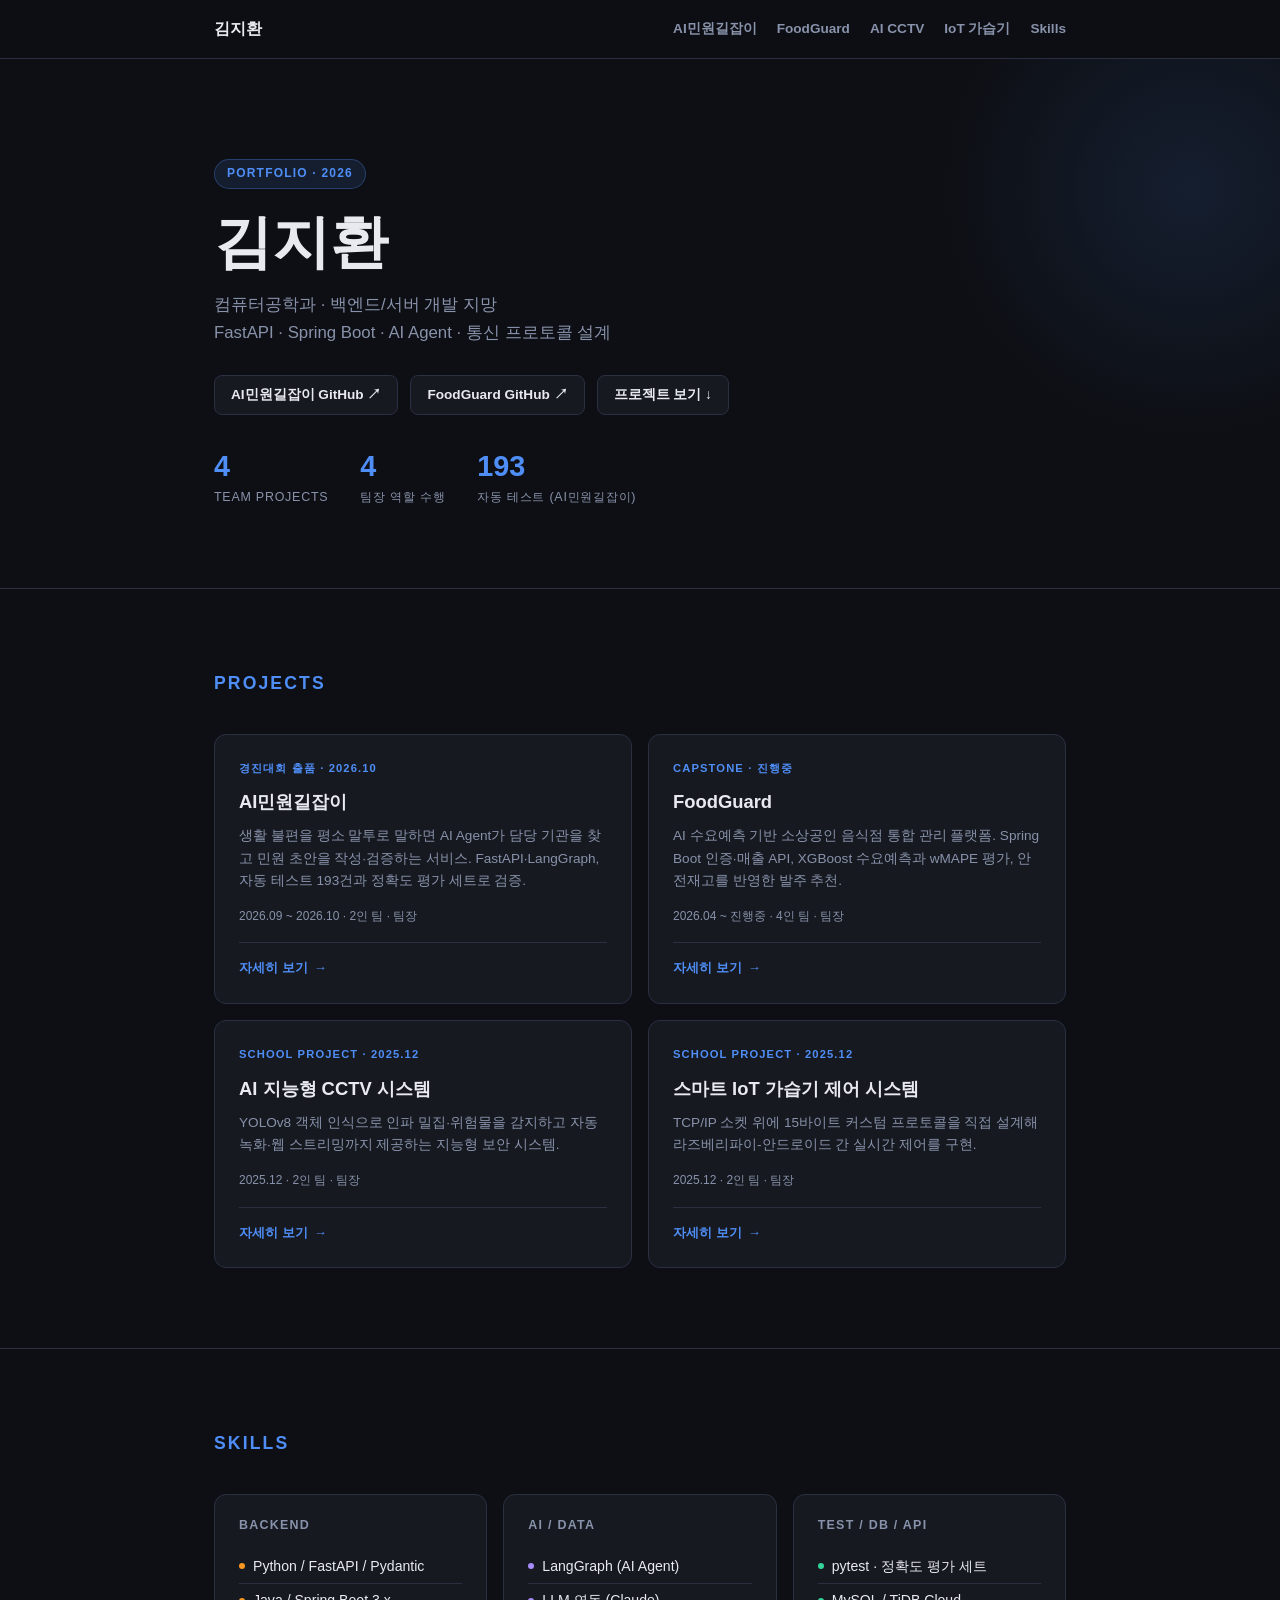
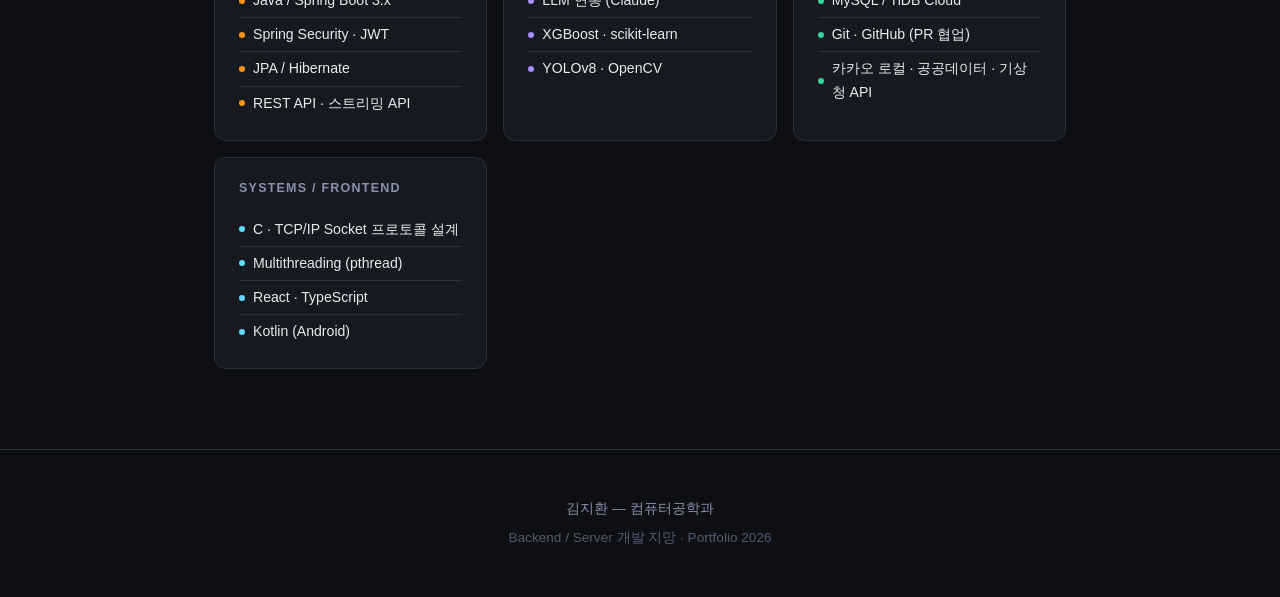
<file: index.html>
<!DOCTYPE html>
<html lang="ko">
<head>
<meta charset="UTF-8" />
<meta name="viewport" content="width=device-width, initial-scale=1.0" />
<title>김지환 — Portfolio</title>
<link rel="stylesheet" href="style.css">
</head>
<body>

<nav>
  <div class="nav-inner">
    <a class="nav-name" href="index.html" style="color:inherit;text-decoration:none">김지환</a>
    <div class="nav-links">
      <a href="minwon.html">AI민원길잡이</a>
      <a href="foodguard.html">FoodGuard</a>
      <a href="ai-cctv.html">AI CCTV</a>
      <a href="iot.html">IoT 가습기</a>
      <a href="#skills">Skills</a>
    </div>
  </div>
</nav>

<!-- ── HERO ── -->
<section class="hero">
  <div class="container">
    <div class="badge">Portfolio · 2026</div>
    <h1>김지환</h1>
    <p class="hero-sub">
      컴퓨터공학과 · 백엔드/서버 개발 지망<br>
      FastAPI · Spring Boot · AI Agent · 통신 프로토콜 설계
    </p>
    <div class="hero-links">
      <a href="https://github.com/JiHwan-2/minwon-agent" target="_blank">AI민원길잡이 GitHub ↗</a>
      <a href="https://github.com/Food-G/FoodGuard" target="_blank">FoodGuard GitHub ↗</a>
      <a href="#projects">프로젝트 보기 ↓</a>
    </div>
    <div class="stats-row">
      <div class="stat"><div class="stat-value"><span>4</span></div><div class="stat-label">Team Projects</div></div>
      <div class="stat"><div class="stat-value"><span>4</span></div><div class="stat-label">팀장 역할 수행</div></div>
      <div class="stat"><div class="stat-value"><span>193</span></div><div class="stat-label">자동 테스트 (AI민원길잡이)</div></div>
    </div>
  </div>
</section>

<!-- ── PROJECT OVERVIEW ── -->
<section id="projects">
  <div class="container">
    <h2>Projects</h2>
    <div class="overview-grid">
      <a class="overview-card" href="minwon.html">
        <div class="tag">경진대회 출품 · 2026.10</div>
        <h3>AI민원길잡이</h3>
        <p>생활 불편을 평소 말투로 말하면 AI Agent가 담당 기관을 찾고 민원 초안을 작성·검증하는 서비스. FastAPI·LangGraph, 자동 테스트 193건과 정확도 평가 세트로 검증.</p>
        <div class="meta">2026.09 ~ 2026.10 · 2인 팀 · 팀장</div>
        <div class="cta">자세히 보기 <span class="arrow">→</span></div>
      </a>
      <a class="overview-card" href="foodguard.html">
        <div class="tag">Capstone · 진행중</div>
        <h3>FoodGuard</h3>
        <p>AI 수요예측 기반 소상공인 음식점 통합 관리 플랫폼. Spring Boot 인증·매출 API, XGBoost 수요예측과 wMAPE 평가, 안전재고를 반영한 발주 추천.</p>
        <div class="meta">2026.04 ~ 진행중 · 4인 팀 · 팀장</div>
        <div class="cta">자세히 보기 <span class="arrow">→</span></div>
      </a>
      <a class="overview-card" href="ai-cctv.html">
        <div class="tag">School Project · 2025.12</div>
        <h3>AI 지능형 CCTV 시스템</h3>
        <p>YOLOv8 객체 인식으로 인파 밀집·위험물을 감지하고 자동 녹화·웹 스트리밍까지 제공하는 지능형 보안 시스템.</p>
        <div class="meta">2025.12 · 2인 팀 · 팀장</div>
        <div class="cta">자세히 보기 <span class="arrow">→</span></div>
      </a>
      <a class="overview-card" href="iot.html">
        <div class="tag">School Project · 2025.12</div>
        <h3>스마트 IoT 가습기 제어 시스템</h3>
        <p>TCP/IP 소켓 위에 15바이트 커스텀 프로토콜을 직접 설계해 라즈베리파이-안드로이드 간 실시간 제어를 구현.</p>
        <div class="meta">2025.12 · 2인 팀 · 팀장</div>
        <div class="cta">자세히 보기 <span class="arrow">→</span></div>
      </a>
    </div>
  </div>
</section>

<!-- ── SKILLS ── -->
<section id="skills">
  <div class="container">
    <h2>Skills</h2>
    <div class="skills-grid">
      <div class="skill-group">
        <div class="skill-group-title">Backend</div>
        <ul class="skill-list">
          <li><span class="skill-dot" style="background:#f89820"></span>Python / FastAPI / Pydantic</li>
          <li><span class="skill-dot" style="background:#f89820"></span>Java / Spring Boot 3.x</li>
          <li><span class="skill-dot" style="background:#f89820"></span>Spring Security · JWT</li>
          <li><span class="skill-dot" style="background:#f89820"></span>JPA / Hibernate</li>
          <li><span class="skill-dot" style="background:#f89820"></span>REST API · 스트리밍 API</li>
        </ul>
      </div>
      <div class="skill-group">
        <div class="skill-group-title">AI / Data</div>
        <ul class="skill-list">
          <li><span class="skill-dot" style="background:#a78bfa"></span>LangGraph (AI Agent)</li>
          <li><span class="skill-dot" style="background:#a78bfa"></span>LLM 연동 (Claude)</li>
          <li><span class="skill-dot" style="background:#a78bfa"></span>XGBoost · scikit-learn</li>
          <li><span class="skill-dot" style="background:#a78bfa"></span>YOLOv8 · OpenCV</li>
        </ul>
      </div>
      <div class="skill-group">
        <div class="skill-group-title">Test / DB / API</div>
        <ul class="skill-list">
          <li><span class="skill-dot" style="background:#34d399"></span>pytest · 정확도 평가 세트</li>
          <li><span class="skill-dot" style="background:#34d399"></span>MySQL / TiDB Cloud</li>
          <li><span class="skill-dot" style="background:#34d399"></span>Git · GitHub (PR 협업)</li>
          <li><span class="skill-dot" style="background:#34d399"></span>카카오 로컬 · 공공데이터 · 기상청 API</li>
        </ul>
      </div>
      <div class="skill-group">
        <div class="skill-group-title">Systems / Frontend</div>
        <ul class="skill-list">
          <li><span class="skill-dot" style="background:#61dafb"></span>C · TCP/IP Socket 프로토콜 설계</li>
          <li><span class="skill-dot" style="background:#61dafb"></span>Multithreading (pthread)</li>
          <li><span class="skill-dot" style="background:#61dafb"></span>React · TypeScript</li>
          <li><span class="skill-dot" style="background:#61dafb"></span>Kotlin (Android)</li>
        </ul>
      </div>
    </div>
  </div>
</section>

<footer>
  <div class="container">
    <p style="margin-bottom:6px">김지환 — 컴퓨터공학과</p>
    <p style="color:#525a72">Backend / Server 개발 지망 · Portfolio 2026</p>
  </div>
</footer>

</body>
</html>
</file>
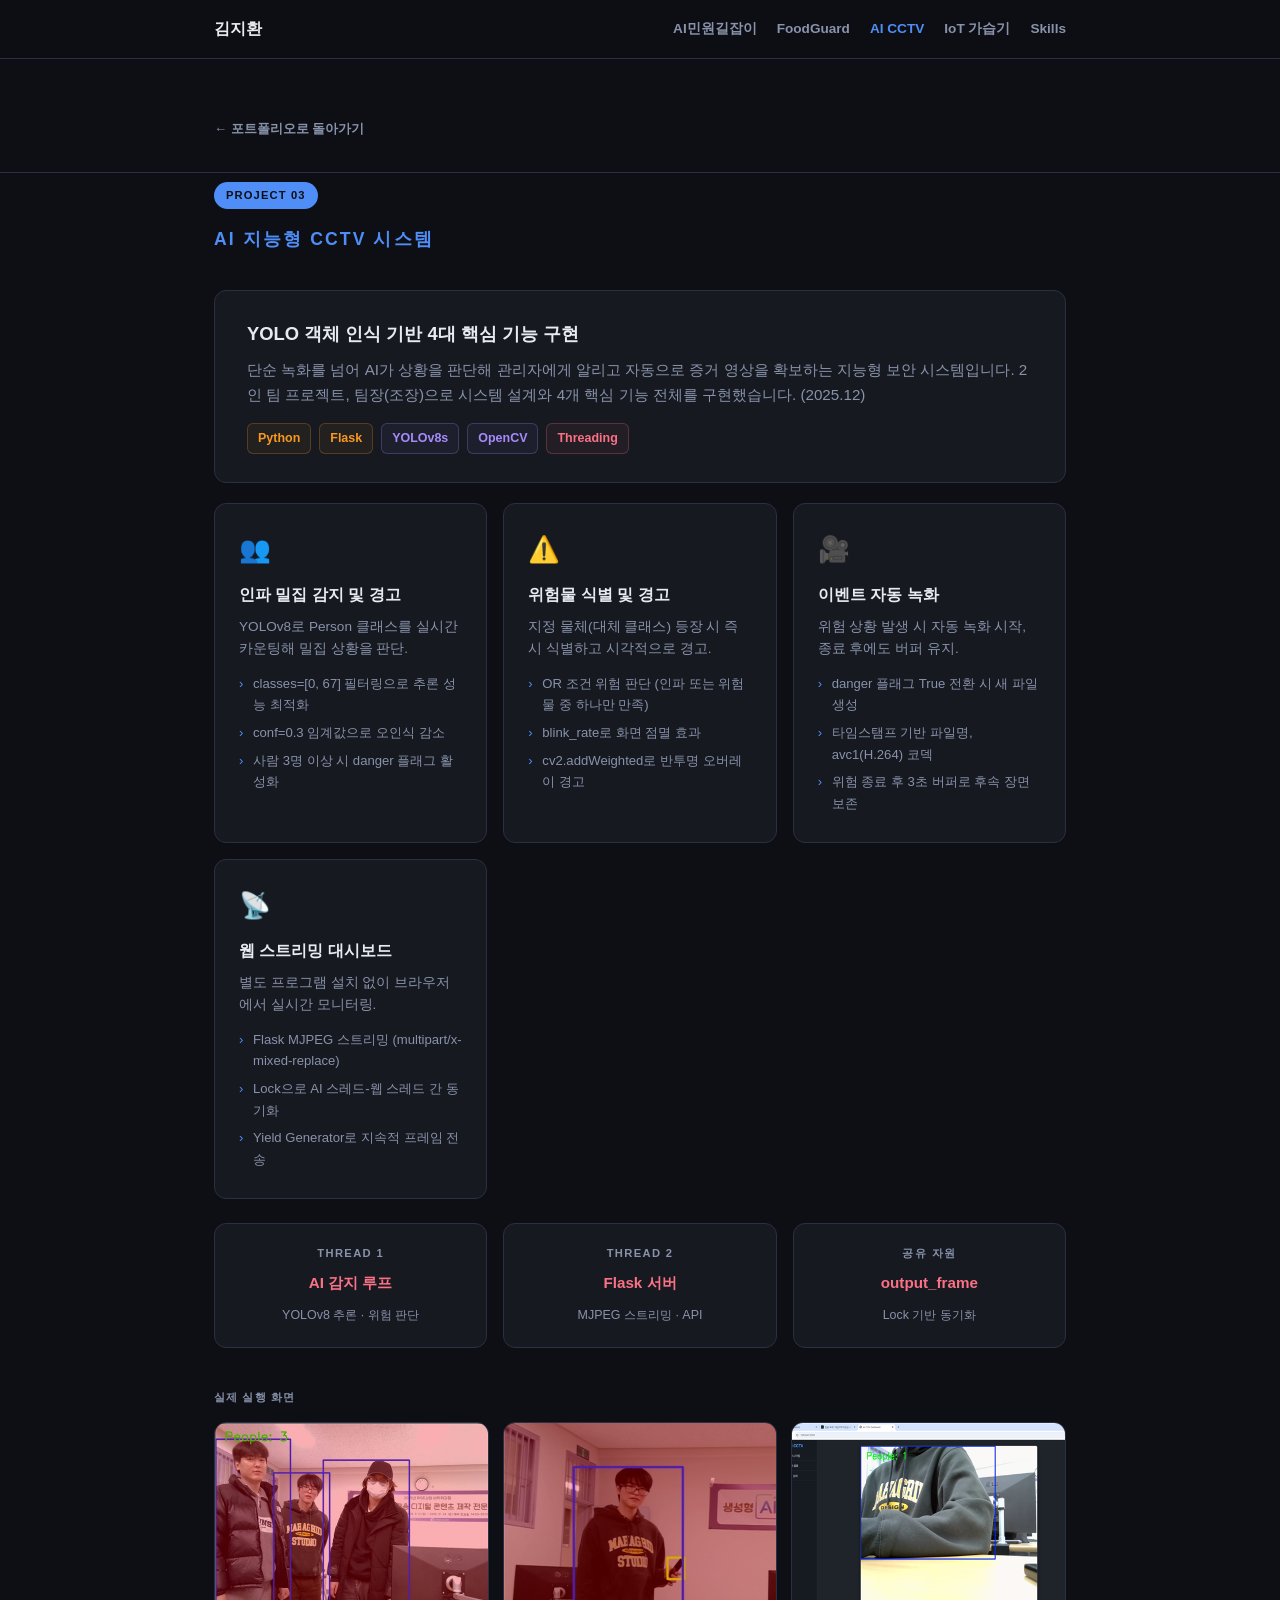
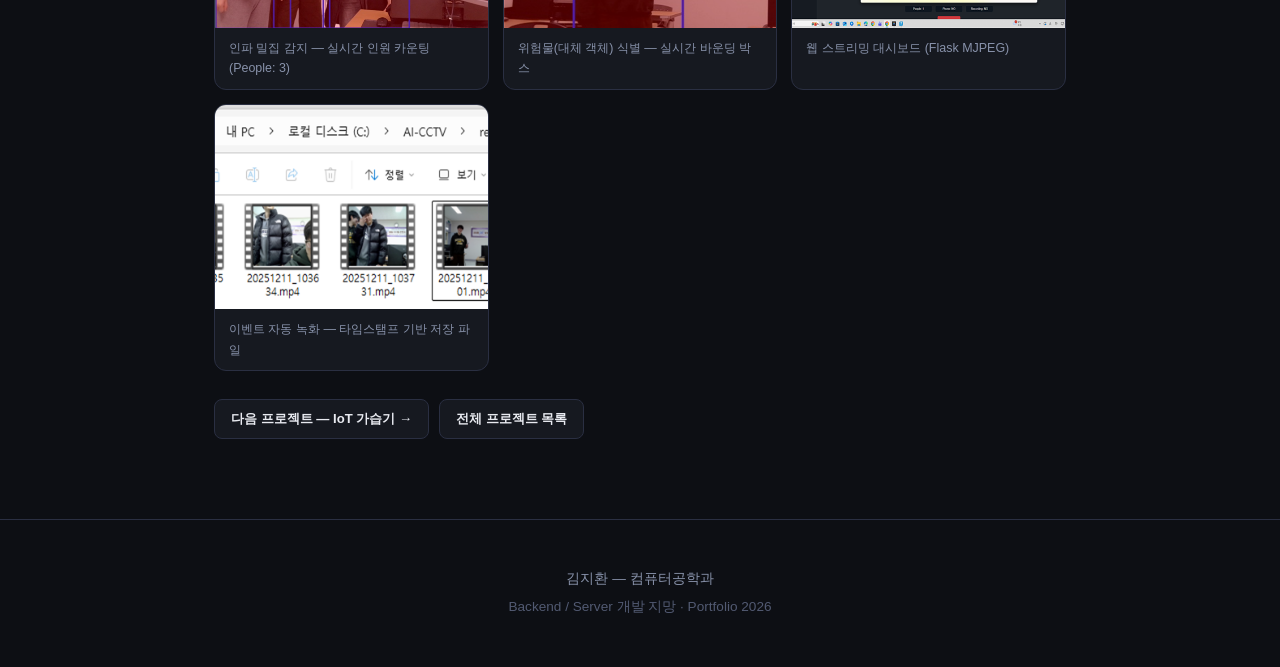
<file: ai-cctv.html>
<!DOCTYPE html>
<html lang="ko">
<head>
<meta charset="UTF-8" />
<meta name="viewport" content="width=device-width, initial-scale=1.0" />
<title>AI 지능형 CCTV 시스템 — 김지환 Portfolio</title>
<link rel="stylesheet" href="style.css">
</head>
<body>

<nav>
  <div class="nav-inner">
    <a class="nav-name" href="index.html" style="color:inherit;text-decoration:none">김지환</a>
    <div class="nav-links">
      <a href="minwon.html">AI민원길잡이</a>
      <a href="foodguard.html">FoodGuard</a>
      <a href="ai-cctv.html" style="color:var(--accent)">AI CCTV</a>
      <a href="iot.html">IoT 가습기</a>
      <a href="index.html#skills">Skills</a>
    </div>
  </div>
</nav>

<section class="page-head">
  <div class="container">
    <a class="back-link" href="index.html">← 포트폴리오로 돌아가기</a>
  </div>
</section>

<!-- ══════════════ AI CCTV ══════════════ -->
<section id="ai-cctv" style="padding-top:8px">
  <div class="container">
    <span class="divider-label">Project 03</span>
    <h2>AI 지능형 CCTV 시스템</h2>
    <div class="project-card">
      <h3>YOLO 객체 인식 기반 4대 핵심 기능 구현</h3>
      <p>
        단순 녹화를 넘어 AI가 상황을 판단해 관리자에게 알리고 자동으로 증거 영상을 확보하는 지능형 보안 시스템입니다.
        2인 팀 프로젝트, 팀장(조장)으로 시스템 설계와 4개 핵심 기능 전체를 구현했습니다. (2025.12)
      </p>
      <div class="tech-pills">
        <span class="pill be">Python</span><span class="pill be">Flask</span>
        <span class="pill ai">YOLOv8s</span><span class="pill ai">OpenCV</span><span class="pill sys">Threading</span>
      </div>
    </div>

    <div class="features-grid">
      <div class="feature-card">
        <div class="feature-icon">👥</div><h3>인파 밀집 감지 및 경고</h3>
        <p>YOLOv8로 Person 클래스를 실시간 카운팅해 밀집 상황을 판단.</p>
        <ul><li>classes=[0, 67] 필터링으로 추론 성능 최적화</li><li>conf=0.3 임계값으로 오인식 감소</li><li>사람 3명 이상 시 danger 플래그 활성화</li></ul>
      </div>
      <div class="feature-card">
        <div class="feature-icon">⚠️</div><h3>위험물 식별 및 경고</h3>
        <p>지정 물체(대체 클래스) 등장 시 즉시 식별하고 시각적으로 경고.</p>
        <ul><li>OR 조건 위험 판단 (인파 또는 위험물 중 하나만 만족)</li><li>blink_rate로 화면 점멸 효과</li><li>cv2.addWeighted로 반투명 오버레이 경고</li></ul>
      </div>
      <div class="feature-card">
        <div class="feature-icon">🎥</div><h3>이벤트 자동 녹화</h3>
        <p>위험 상황 발생 시 자동 녹화 시작, 종료 후에도 버퍼 유지.</p>
        <ul><li>danger 플래그 True 전환 시 새 파일 생성</li><li>타임스탬프 기반 파일명, avc1(H.264) 코덱</li><li>위험 종료 후 3초 버퍼로 후속 장면 보존</li></ul>
      </div>
      <div class="feature-card">
        <div class="feature-icon">📡</div><h3>웹 스트리밍 대시보드</h3>
        <p>별도 프로그램 설치 없이 브라우저에서 실시간 모니터링.</p>
        <ul><li>Flask MJPEG 스트리밍 (multipart/x-mixed-replace)</li><li>Lock으로 AI 스레드-웹 스레드 간 동기화</li><li>Yield Generator로 지속적 프레임 전송</li></ul>
      </div>
    </div>

    <div class="arch-row" style="margin-top:24px">
      <div class="arch-card sys"><div class="arch-label">Thread 1</div><div class="arch-name">AI 감지 루프</div><div class="arch-stack">YOLOv8 추론 · 위험 판단</div></div>
      <div class="arch-card sys"><div class="arch-label">Thread 2</div><div class="arch-name">Flask 서버</div><div class="arch-stack">MJPEG 스트리밍 · API</div></div>
      <div class="arch-card sys"><div class="arch-label">공유 자원</div><div class="arch-name">output_frame</div><div class="arch-stack">Lock 기반 동기화</div></div>
    </div>


    <div class="proof-label">실제 실행 화면</div>
    <div class="gallery-grid">
      <div class="gallery-item">
        <img src="assets/cctv/people-detect.png" alt="인파 밀집 감지 — People: 3 실시간 카운팅 및 바운딩 박스" loading="lazy">
        <div class="cap">인파 밀집 감지 — 실시간 인원 카운팅(People: 3)</div>
      </div>
      <div class="gallery-item">
        <img src="assets/cctv/phone-detect.png" alt="위험물(휴대폰) 식별 — 노란 박스로 객체 표시" loading="lazy">
        <div class="cap">위험물(대체 객체) 식별 — 실시간 바운딩 박스</div>
      </div>
      <div class="gallery-item">
        <img src="assets/cctv/web-dashboard.png" alt="Flask 웹 스트리밍 대시보드 — People/Phone/Recording 상태 표시" loading="lazy">
        <div class="cap">웹 스트리밍 대시보드 (Flask MJPEG)</div>
      </div>
      <div class="gallery-item">
        <img src="assets/cctv/auto-recording.png" alt="이벤트 발생 시 자동 저장된 녹화 파일 목록" loading="lazy">
        <div class="cap">이벤트 자동 녹화 — 타임스탬프 기반 저장 파일</div>
      </div>
    </div>

    <div class="page-nav-links">
      <a href="iot.html">다음 프로젝트 — IoT 가습기 →</a>
      <a href="index.html">전체 프로젝트 목록</a>
    </div>
  </div>
</section>

<footer>
  <div class="container">
    <p style="margin-bottom:6px">김지환 — 컴퓨터공학과</p>
    <p style="color:#525a72">Backend / Server 개발 지망 · Portfolio 2026</p>
  </div>
</footer>

</body>
</html>
</file>
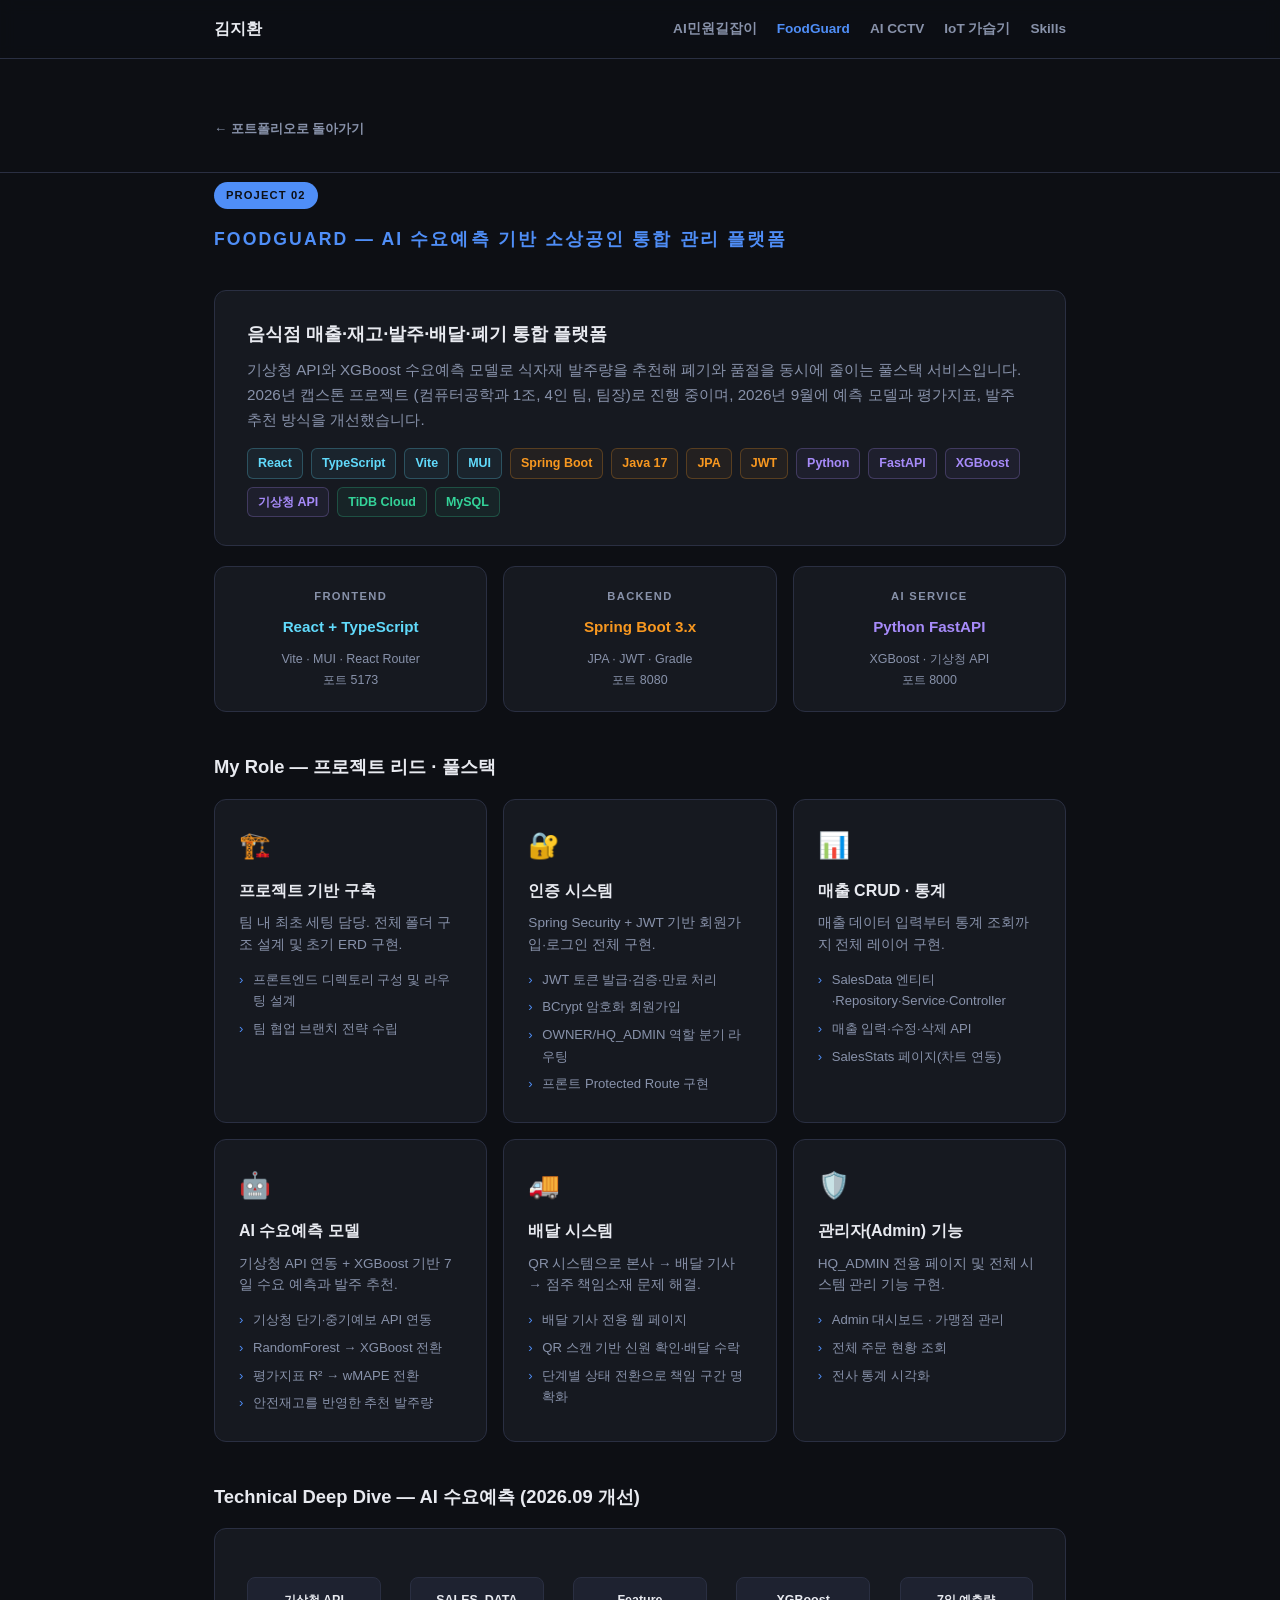
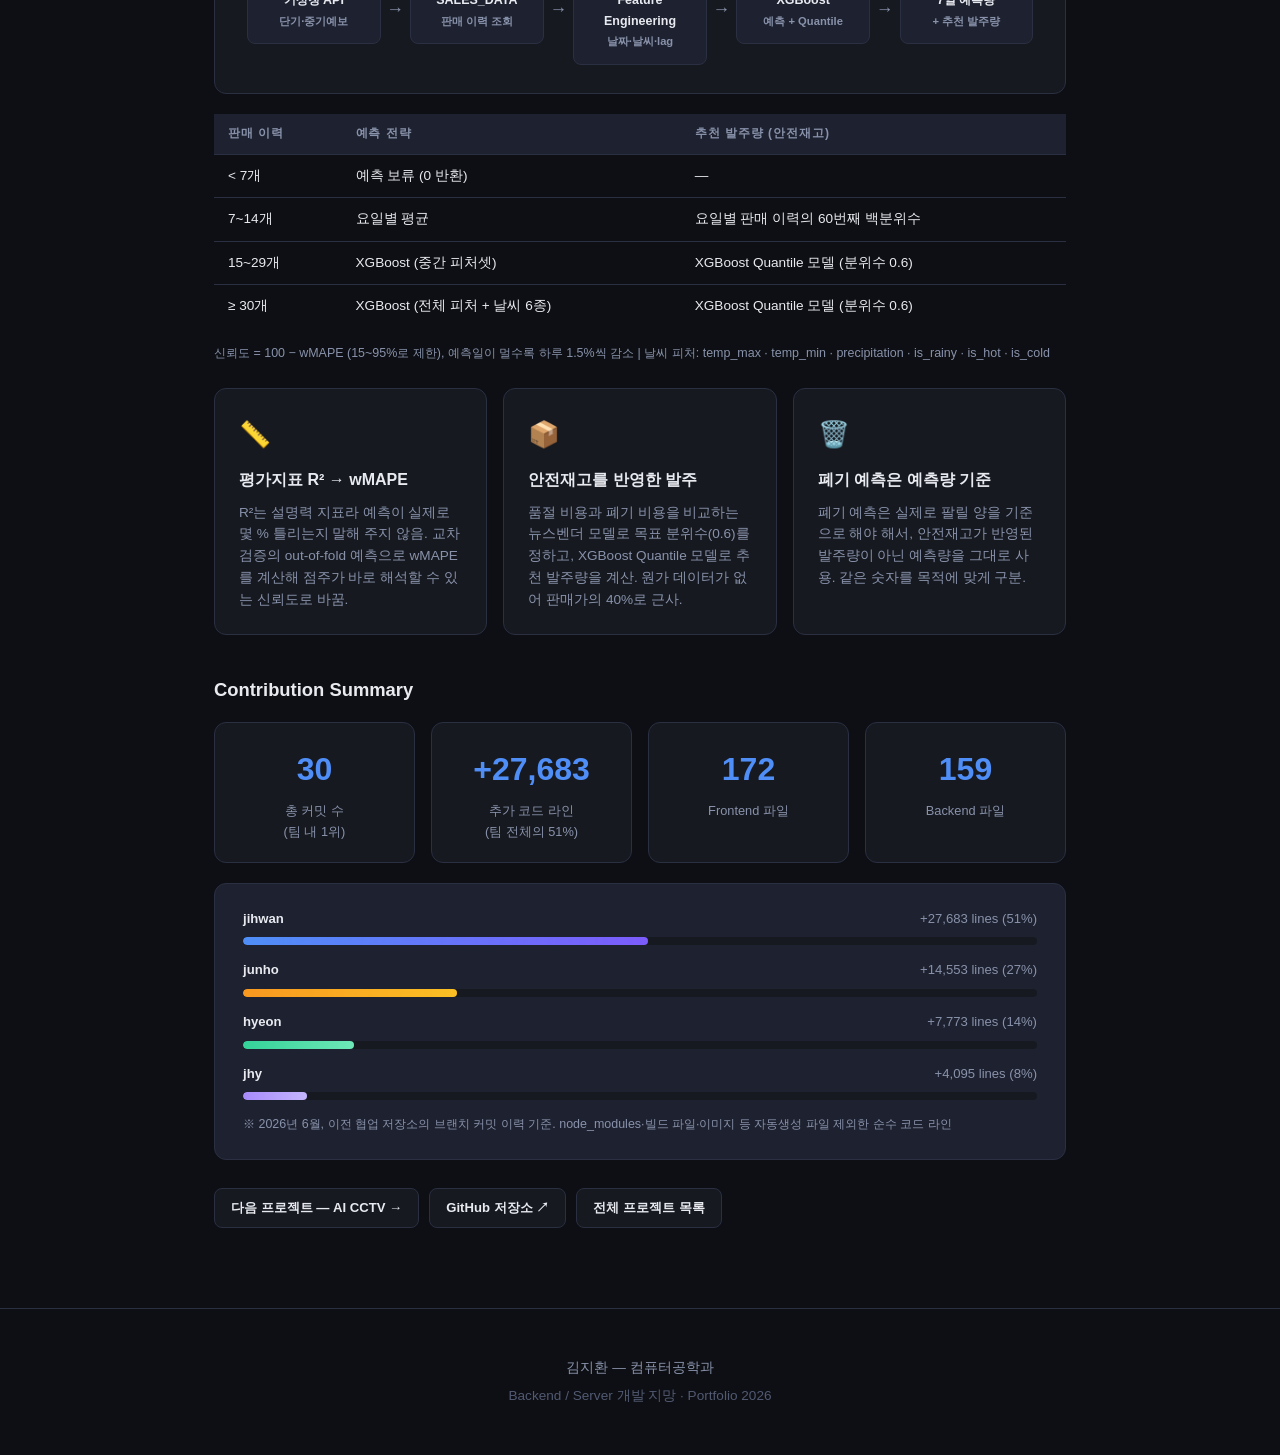
<file: foodguard.html>
<!DOCTYPE html>
<html lang="ko">
<head>
<meta charset="UTF-8" />
<meta name="viewport" content="width=device-width, initial-scale=1.0" />
<title>FoodGuard — 김지환 Portfolio</title>
<link rel="stylesheet" href="style.css">
</head>
<body>

<nav>
  <div class="nav-inner">
    <a class="nav-name" href="index.html" style="color:inherit;text-decoration:none">김지환</a>
    <div class="nav-links">
      <a href="minwon.html">AI민원길잡이</a>
      <a href="foodguard.html" style="color:var(--accent)">FoodGuard</a>
      <a href="ai-cctv.html">AI CCTV</a>
      <a href="iot.html">IoT 가습기</a>
      <a href="index.html#skills">Skills</a>
    </div>
  </div>
</nav>

<section class="page-head">
  <div class="container">
    <a class="back-link" href="index.html">← 포트폴리오로 돌아가기</a>
  </div>
</section>

<!-- ══════════════ FOODGUARD ══════════════ -->
<section id="foodguard" style="padding-top:8px">
  <div class="container">
    <span class="divider-label">Project 02</span>
    <h2>FoodGuard — AI 수요예측 기반 소상공인 통합 관리 플랫폼</h2>
    <div class="project-card">
      <h3>음식점 매출·재고·발주·배달·폐기 통합 플랫폼</h3>
      <p>
        기상청 API와 XGBoost 수요예측 모델로 식자재 발주량을 추천해 폐기와 품절을 동시에 줄이는 풀스택 서비스입니다.
        2026년 캡스톤 프로젝트 (컴퓨터공학과 1조, 4인 팀, 팀장)로 진행 중이며, 2026년 9월에 예측 모델과 평가지표, 발주 추천 방식을 개선했습니다.
      </p>
      <div class="tech-pills">
        <span class="pill fe">React</span><span class="pill fe">TypeScript</span><span class="pill fe">Vite</span><span class="pill fe">MUI</span>
        <span class="pill be">Spring Boot</span><span class="pill be">Java 17</span><span class="pill be">JPA</span><span class="pill be">JWT</span>
        <span class="pill ai">Python</span><span class="pill ai">FastAPI</span><span class="pill ai">XGBoost</span><span class="pill ai">기상청 API</span>
        <span class="pill db">TiDB Cloud</span><span class="pill db">MySQL</span>
      </div>
    </div>
    <div class="arch-row">
      <div class="arch-card fe"><div class="arch-label">Frontend</div><div class="arch-name">React + TypeScript</div><div class="arch-stack">Vite · MUI · React Router<br>포트 5173</div></div>
      <div class="arch-card be"><div class="arch-label">Backend</div><div class="arch-name">Spring Boot 3.x</div><div class="arch-stack">JPA · JWT · Gradle<br>포트 8080</div></div>
      <div class="arch-card ai"><div class="arch-label">AI Service</div><div class="arch-name">Python FastAPI</div><div class="arch-stack">XGBoost · 기상청 API<br>포트 8000</div></div>
    </div>

    <h3 style="margin:40px 0 16px">My Role — 프로젝트 리드 · 풀스택</h3>
    <div class="features-grid">
      <div class="feature-card">
        <div class="feature-icon">🏗️</div><h3>프로젝트 기반 구축</h3>
        <p>팀 내 최초 세팅 담당. 전체 폴더 구조 설계 및 초기 ERD 구현.</p>
        <ul><li>프론트엔드 디렉토리 구성 및 라우팅 설계</li><li>팀 협업 브랜치 전략 수립</li></ul>
      </div>
      <div class="feature-card">
        <div class="feature-icon">🔐</div><h3>인증 시스템</h3>
        <p>Spring Security + JWT 기반 회원가입·로그인 전체 구현.</p>
        <ul><li>JWT 토큰 발급·검증·만료 처리</li><li>BCrypt 암호화 회원가입</li><li>OWNER/HQ_ADMIN 역할 분기 라우팅</li><li>프론트 Protected Route 구현</li></ul>
      </div>
      <div class="feature-card">
        <div class="feature-icon">📊</div><h3>매출 CRUD · 통계</h3>
        <p>매출 데이터 입력부터 통계 조회까지 전체 레이어 구현.</p>
        <ul><li>SalesData 엔티티·Repository·Service·Controller</li><li>매출 입력·수정·삭제 API</li><li>SalesStats 페이지(차트 연동)</li></ul>
      </div>
      <div class="feature-card">
        <div class="feature-icon">🤖</div><h3>AI 수요예측 모델</h3>
        <p>기상청 API 연동 + XGBoost 기반 7일 수요 예측과 발주 추천.</p>
        <ul><li>기상청 단기·중기예보 API 연동</li><li>RandomForest → XGBoost 전환</li><li>평가지표 R² → wMAPE 전환</li><li>안전재고를 반영한 추천 발주량</li></ul>
      </div>
      <div class="feature-card">
        <div class="feature-icon">🚚</div><h3>배달 시스템</h3>
        <p>QR 시스템으로 본사 → 배달 기사 → 점주 책임소재 문제 해결.</p>
        <ul><li>배달 기사 전용 웹 페이지</li><li>QR 스캔 기반 신원 확인·배달 수락</li><li>단계별 상태 전환으로 책임 구간 명확화</li></ul>
      </div>
      <div class="feature-card">
        <div class="feature-icon">🛡️</div><h3>관리자(Admin) 기능</h3>
        <p>HQ_ADMIN 전용 페이지 및 전체 시스템 관리 기능 구현.</p>
        <ul><li>Admin 대시보드 · 가맹점 관리</li><li>전체 주문 현황 조회</li><li>전사 통계 시각화</li></ul>
      </div>
    </div>

    <h3 style="margin:40px 0 16px">Technical Deep Dive — AI 수요예측 (2026.09 개선)</h3>
    <div class="ai-flow">
      <div class="flow-steps">
        <div class="flow-step"><div class="flow-step-box">기상청 API<br><span style="font-size:.7rem;color:var(--muted)">단기·중기예보</span></div></div>
        <div class="flow-arrow">→</div>
        <div class="flow-step"><div class="flow-step-box">SALES_DATA<br><span style="font-size:.7rem;color:var(--muted)">판매 이력 조회</span></div></div>
        <div class="flow-arrow">→</div>
        <div class="flow-step"><div class="flow-step-box">Feature<br>Engineering<br><span style="font-size:.7rem;color:var(--muted)">날짜·날씨·lag</span></div></div>
        <div class="flow-arrow">→</div>
        <div class="flow-step"><div class="flow-step-box">XGBoost<br><span style="font-size:.7rem;color:var(--muted)">예측 + Quantile</span></div></div>
        <div class="flow-arrow">→</div>
        <div class="flow-step"><div class="flow-step-box">7일 예측량<br><span style="font-size:.7rem;color:var(--muted)">+ 추천 발주량</span></div></div>
      </div>
    </div>
    <table class="model-table">
      <thead><tr><th>판매 이력</th><th>예측 전략</th><th>추천 발주량 (안전재고)</th></tr></thead>
      <tbody>
        <tr><td>&lt; 7개</td><td>예측 보류 (0 반환)</td><td>—</td></tr>
        <tr><td>7~14개</td><td>요일별 평균</td><td>요일별 판매 이력의 60번째 백분위수</td></tr>
        <tr><td>15~29개</td><td>XGBoost (중간 피처셋)</td><td>XGBoost Quantile 모델 (분위수 0.6)</td></tr>
        <tr><td>≥ 30개</td><td>XGBoost (전체 피처 + 날씨 6종)</td><td>XGBoost Quantile 모델 (분위수 0.6)</td></tr>
      </tbody>
    </table>
    <p class="note" style="margin-top:16px">신뢰도 = 100 − wMAPE (15~95%로 제한), 예측일이 멀수록 하루 1.5%씩 감소 | 날씨 피처: temp_max · temp_min · precipitation · is_rainy · is_hot · is_cold</p>

    <div class="features-grid" style="margin-top:24px">
      <div class="feature-card">
        <div class="feature-icon">📏</div><h3>평가지표 R² → wMAPE</h3>
        <p>R²는 설명력 지표라 예측이 실제로 몇 % 틀리는지 말해 주지 않음. 교차검증의 out-of-fold 예측으로 wMAPE를 계산해 점주가 바로 해석할 수 있는 신뢰도로 바꿈.</p>
      </div>
      <div class="feature-card">
        <div class="feature-icon">📦</div><h3>안전재고를 반영한 발주</h3>
        <p>품절 비용과 폐기 비용을 비교하는 뉴스벤더 모델로 목표 분위수(0.6)를 정하고, XGBoost Quantile 모델로 추천 발주량을 계산. 원가 데이터가 없어 판매가의 40%로 근사.</p>
      </div>
      <div class="feature-card">
        <div class="feature-icon">🗑️</div><h3>폐기 예측은 예측량 기준</h3>
        <p>폐기 예측은 실제로 팔릴 양을 기준으로 해야 해서, 안전재고가 반영된 발주량이 아닌 예측량을 그대로 사용. 같은 숫자를 목적에 맞게 구분.</p>
      </div>
    </div>

    <h3 style="margin:40px 0 16px">Contribution Summary</h3>
    <div class="contrib-row">
      <div class="contrib-card"><div class="contrib-num">30</div><div class="contrib-desc">총 커밋 수<br>(팀 내 1위)</div></div>
      <div class="contrib-card"><div class="contrib-num">+27,683</div><div class="contrib-desc">추가 코드 라인<br>(팀 전체의 51%)</div></div>
      <div class="contrib-card"><div class="contrib-num">172</div><div class="contrib-desc">Frontend 파일</div></div>
      <div class="contrib-card"><div class="contrib-num">159</div><div class="contrib-desc">Backend 파일</div></div>
    </div>
    <div class="contribution-bar">
      <div class="bar-label"><strong>jihwan</strong><span>+27,683 lines (51%)</span></div>
      <div class="bar-track"><div class="bar-fill" style="width:51%"></div></div>
      <div class="bar-label"><strong>junho</strong><span>+14,553 lines (27%)</span></div>
      <div class="bar-track"><div class="bar-fill" style="width:27%;background:linear-gradient(90deg,#f89820,#fbbf24)"></div></div>
      <div class="bar-label"><strong>hyeon</strong><span>+7,773 lines (14%)</span></div>
      <div class="bar-track"><div class="bar-fill" style="width:14%;background:linear-gradient(90deg,#34d399,#6ee7b7)"></div></div>
      <div class="bar-label"><strong>jhy</strong><span>+4,095 lines (8%)</span></div>
      <div class="bar-track"><div class="bar-fill" style="width:8%;background:linear-gradient(90deg,#a78bfa,#c4b5fd)"></div></div>
      <p class="note">※ 2026년 6월, 이전 협업 저장소의 브랜치 커밋 이력 기준. node_modules·빌드 파일·이미지 등 자동생성 파일 제외한 순수 코드 라인</p>
    </div>

    <div class="page-nav-links">
      <a href="ai-cctv.html">다음 프로젝트 — AI CCTV →</a>
      <a href="https://github.com/Food-G/FoodGuard" target="_blank">GitHub 저장소 ↗</a>
      <a href="index.html">전체 프로젝트 목록</a>
    </div>
  </div>
</section>

<footer>
  <div class="container">
    <p style="margin-bottom:6px">김지환 — 컴퓨터공학과</p>
    <p style="color:#525a72">Backend / Server 개발 지망 · Portfolio 2026</p>
  </div>
</footer>

</body>
</html>
</file>
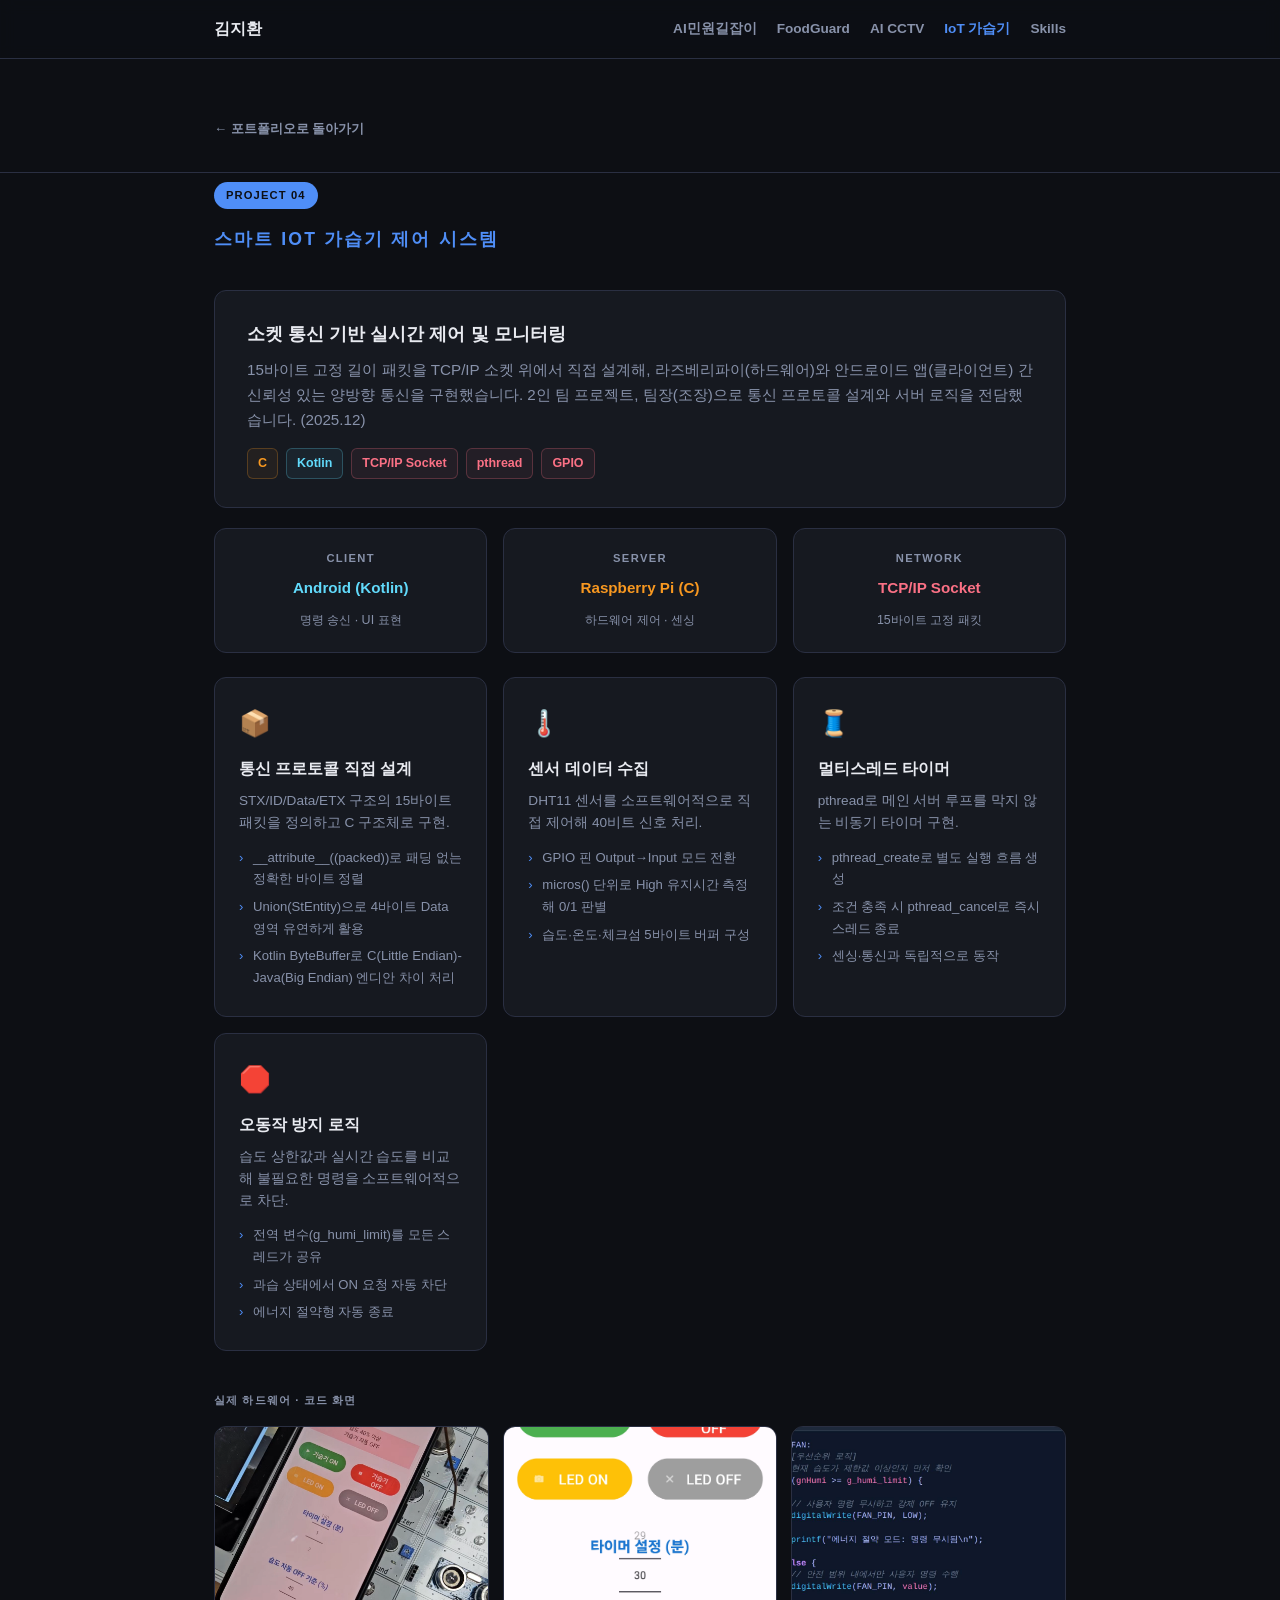
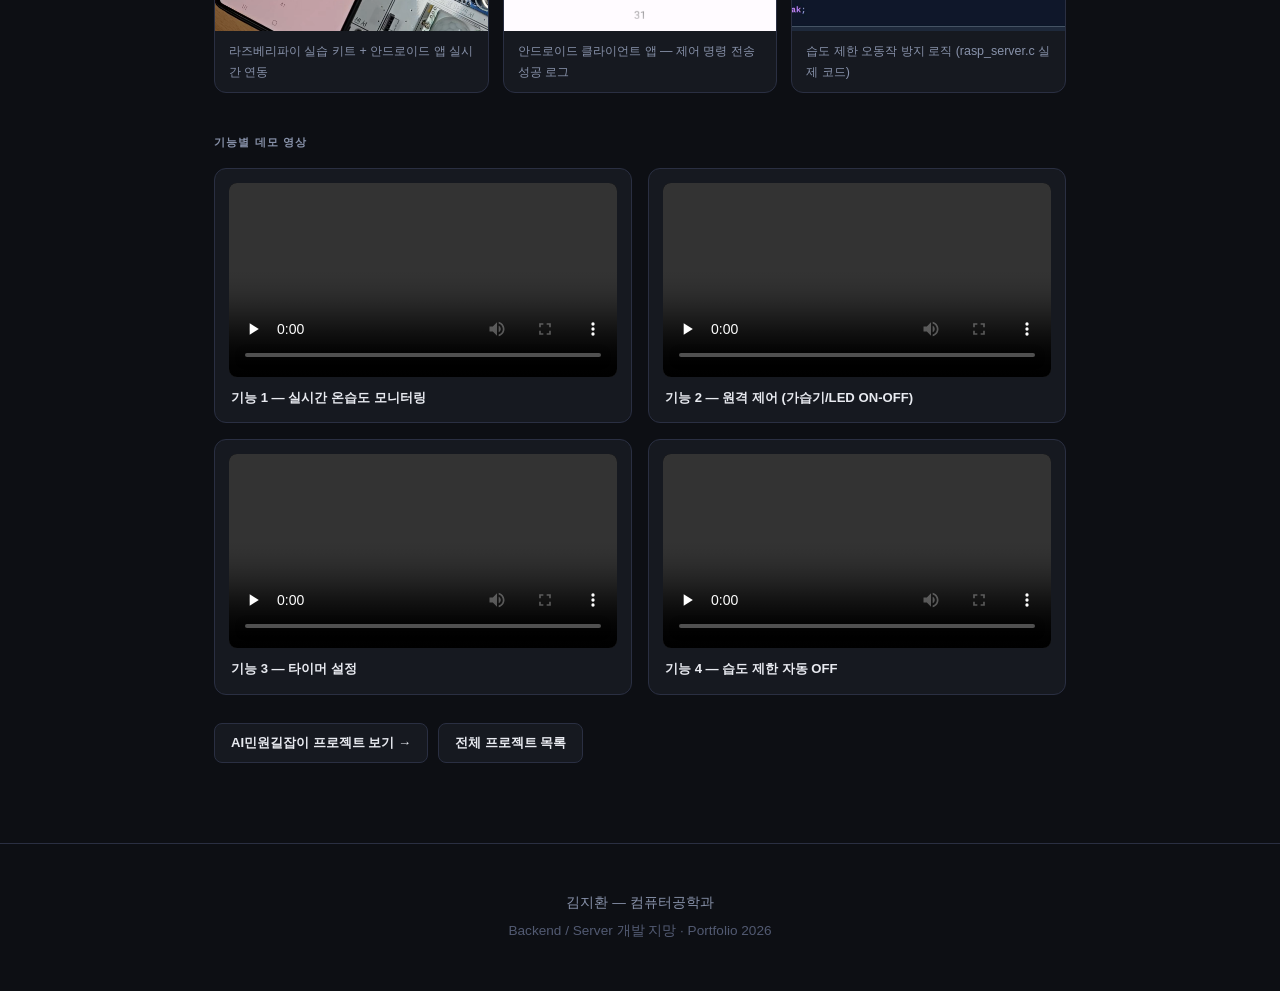
<file: iot.html>
<!DOCTYPE html>
<html lang="ko">
<head>
<meta charset="UTF-8" />
<meta name="viewport" content="width=device-width, initial-scale=1.0" />
<title>스마트 IoT 가습기 제어 시스템 — 김지환 Portfolio</title>
<link rel="stylesheet" href="style.css">
</head>
<body>

<nav>
  <div class="nav-inner">
    <a class="nav-name" href="index.html" style="color:inherit;text-decoration:none">김지환</a>
    <div class="nav-links">
      <a href="minwon.html">AI민원길잡이</a>
      <a href="foodguard.html">FoodGuard</a>
      <a href="ai-cctv.html">AI CCTV</a>
      <a href="iot.html" style="color:var(--accent)">IoT 가습기</a>
      <a href="index.html#skills">Skills</a>
    </div>
  </div>
</nav>

<section class="page-head">
  <div class="container">
    <a class="back-link" href="index.html">← 포트폴리오로 돌아가기</a>
  </div>
</section>

<!-- ══════════════ IOT HUMIDIFIER ══════════════ -->
<section id="iot" style="padding-top:8px">
  <div class="container">
    <span class="divider-label">Project 04</span>
    <h2>스마트 IoT 가습기 제어 시스템</h2>
    <div class="project-card">
      <h3>소켓 통신 기반 실시간 제어 및 모니터링</h3>
      <p>
        15바이트 고정 길이 패킷을 TCP/IP 소켓 위에서 직접 설계해, 라즈베리파이(하드웨어)와 안드로이드 앱(클라이언트) 간
        신뢰성 있는 양방향 통신을 구현했습니다. 2인 팀 프로젝트, 팀장(조장)으로 통신 프로토콜 설계와 서버 로직을 전담했습니다. (2025.12)
      </p>
      <div class="tech-pills">
        <span class="pill be">C</span><span class="pill fe">Kotlin</span>
        <span class="pill sys">TCP/IP Socket</span><span class="pill sys">pthread</span><span class="pill sys">GPIO</span>
      </div>
    </div>

    <div class="arch-row">
      <div class="arch-card fe"><div class="arch-label">Client</div><div class="arch-name">Android (Kotlin)</div><div class="arch-stack">명령 송신 · UI 표현</div></div>
      <div class="arch-card be"><div class="arch-label">Server</div><div class="arch-name">Raspberry Pi (C)</div><div class="arch-stack">하드웨어 제어 · 센싱</div></div>
      <div class="arch-card sys"><div class="arch-label">Network</div><div class="arch-name">TCP/IP Socket</div><div class="arch-stack">15바이트 고정 패킷</div></div>
    </div>

    <div class="features-grid" style="margin-top:24px">
      <div class="feature-card">
        <div class="feature-icon">📦</div><h3>통신 프로토콜 직접 설계</h3>
        <p>STX/ID/Data/ETX 구조의 15바이트 패킷을 정의하고 C 구조체로 구현.</p>
        <ul><li>__attribute__((packed))로 패딩 없는 정확한 바이트 정렬</li><li>Union(StEntity)으로 4바이트 Data 영역 유연하게 활용</li><li>Kotlin ByteBuffer로 C(Little Endian)-Java(Big Endian) 엔디안 차이 처리</li></ul>
      </div>
      <div class="feature-card">
        <div class="feature-icon">🌡️</div><h3>센서 데이터 수집</h3>
        <p>DHT11 센서를 소프트웨어적으로 직접 제어해 40비트 신호 처리.</p>
        <ul><li>GPIO 핀 Output→Input 모드 전환</li><li>micros() 단위로 High 유지시간 측정해 0/1 판별</li><li>습도·온도·체크섬 5바이트 버퍼 구성</li></ul>
      </div>
      <div class="feature-card">
        <div class="feature-icon">🧵</div><h3>멀티스레드 타이머</h3>
        <p>pthread로 메인 서버 루프를 막지 않는 비동기 타이머 구현.</p>
        <ul><li>pthread_create로 별도 실행 흐름 생성</li><li>조건 충족 시 pthread_cancel로 즉시 스레드 종료</li><li>센싱·통신과 독립적으로 동작</li></ul>
      </div>
      <div class="feature-card">
        <div class="feature-icon">🛑</div><h3>오동작 방지 로직</h3>
        <p>습도 상한값과 실시간 습도를 비교해 불필요한 명령을 소프트웨어적으로 차단.</p>
        <ul><li>전역 변수(g_humi_limit)를 모든 스레드가 공유</li><li>과습 상태에서 ON 요청 자동 차단</li><li>에너지 절약형 자동 종료</li></ul>
      </div>
    </div>


    <div class="proof-label">실제 하드웨어 · 코드 화면</div>
    <div class="gallery-grid">
      <div class="gallery-item">
        <img src="assets/iot/app-hardware-demo.png" alt="라즈베리파이 실습 키트와 안드로이드 앱 화면을 함께 촬영한 실제 구동 사진" loading="lazy">
        <div class="cap">라즈베리파이 실습 키트 + 안드로이드 앱 실시간 연동</div>
      </div>
      <div class="gallery-item">
        <img src="assets/iot/app-screen.jpg" alt="안드로이드 앱 제어 화면 — 습도/온도 표시 및 제어 버튼" loading="lazy">
        <div class="cap">안드로이드 클라이언트 앱 — 제어 명령 전송 성공 로그</div>
      </div>
      <div class="gallery-item">
        <img src="assets/iot/code-humidity-guard.png" alt="습도 제한 오동작 방지 로직 실제 C 코드" loading="lazy">
        <div class="cap">습도 제한 오동작 방지 로직 (rasp_server.c 실제 코드)</div>
      </div>
    </div>

    <div class="proof-label">기능별 데모 영상</div>
    <div class="video-grid">
      <div class="video-item">
        <video controls preload="none" src="assets/iot/demo-1-monitoring.mp4"></video>
        <div class="cap">기능 1 — 실시간 온습도 모니터링</div>
      </div>
      <div class="video-item">
        <video controls preload="none" src="assets/iot/demo-2-control.mp4"></video>
        <div class="cap">기능 2 — 원격 제어 (가습기/LED ON-OFF)</div>
      </div>
      <div class="video-item">
        <video controls preload="none" src="assets/iot/demo-3-timer.mp4"></video>
        <div class="cap">기능 3 — 타이머 설정</div>
      </div>
      <div class="video-item">
        <video controls preload="none" src="assets/iot/demo-4-humidity-limit.mp4"></video>
        <div class="cap">기능 4 — 습도 제한 자동 OFF</div>
      </div>
    </div>

    <div class="page-nav-links">
      <a href="minwon.html">AI민원길잡이 프로젝트 보기 →</a>
      <a href="index.html">전체 프로젝트 목록</a>
    </div>
  </div>
</section>

<footer>
  <div class="container">
    <p style="margin-bottom:6px">김지환 — 컴퓨터공학과</p>
    <p style="color:#525a72">Backend / Server 개발 지망 · Portfolio 2026</p>
  </div>
</footer>

</body>
</html>
</file>
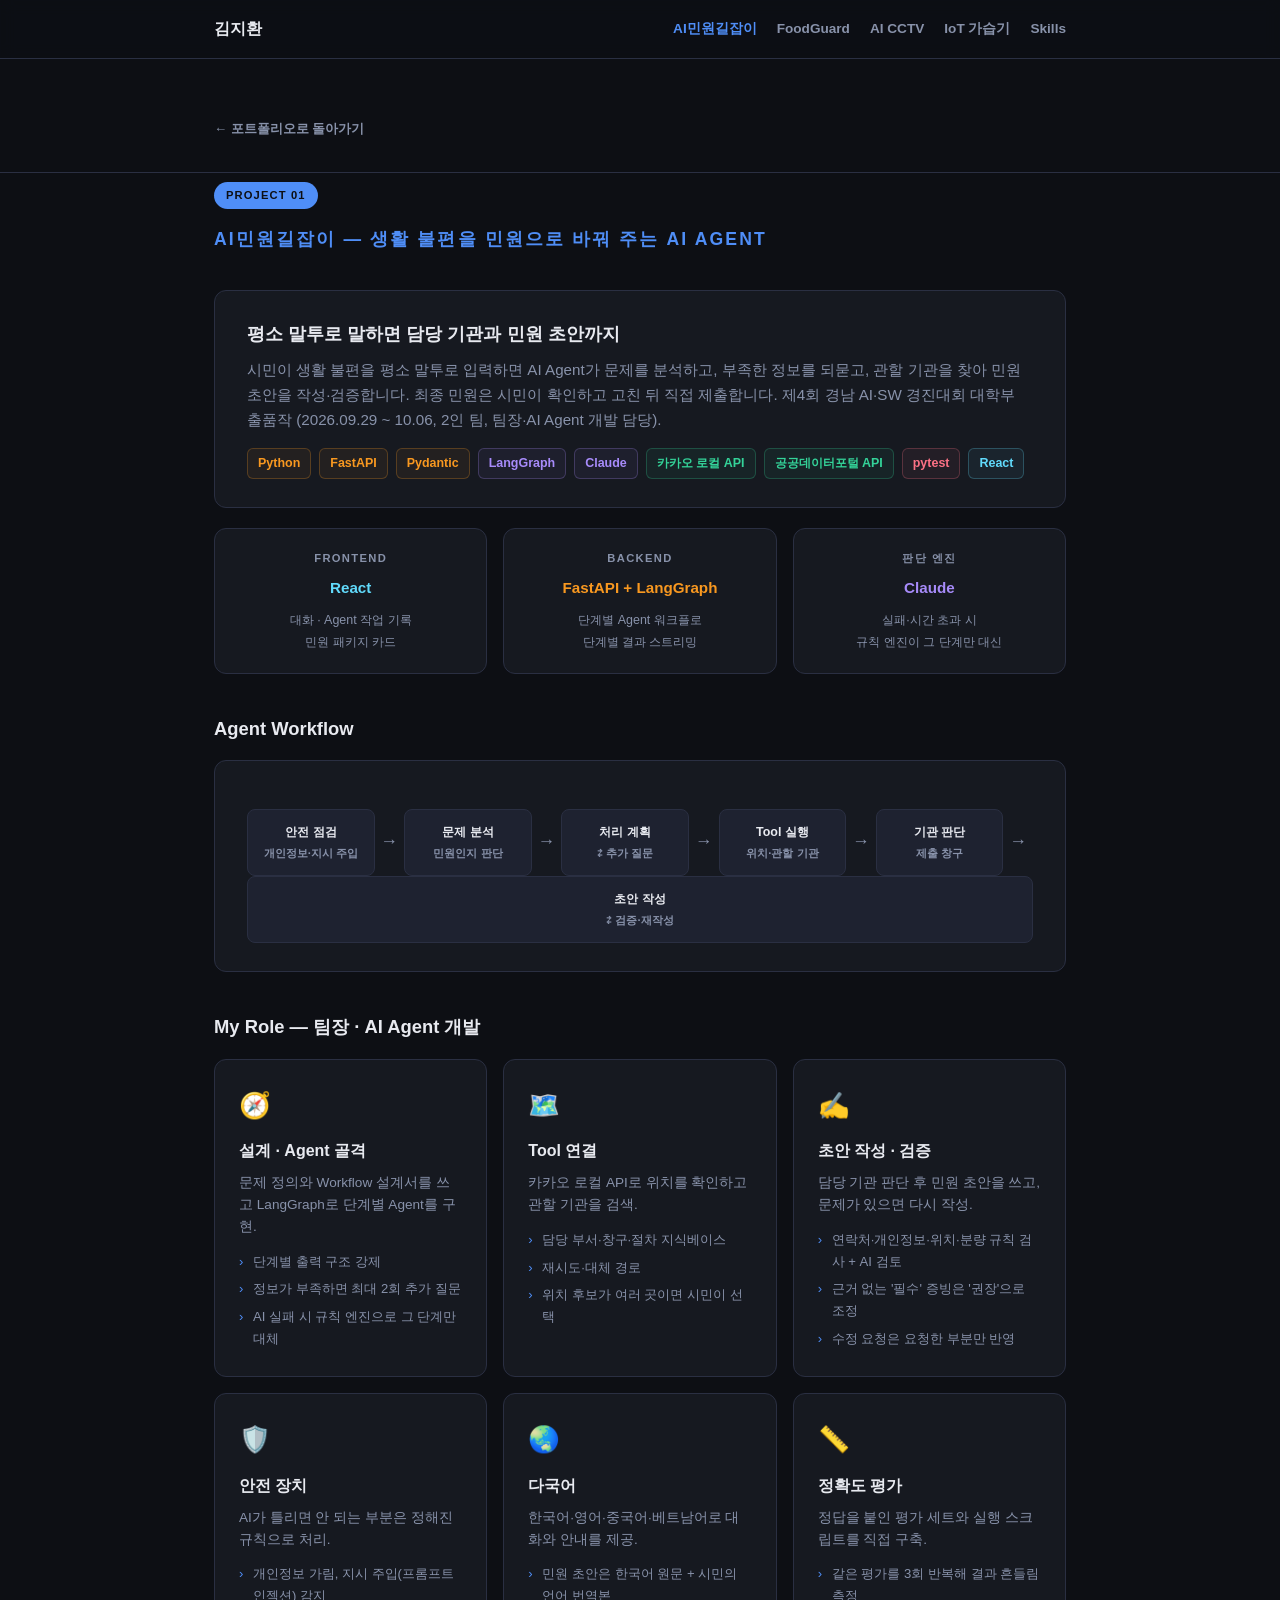
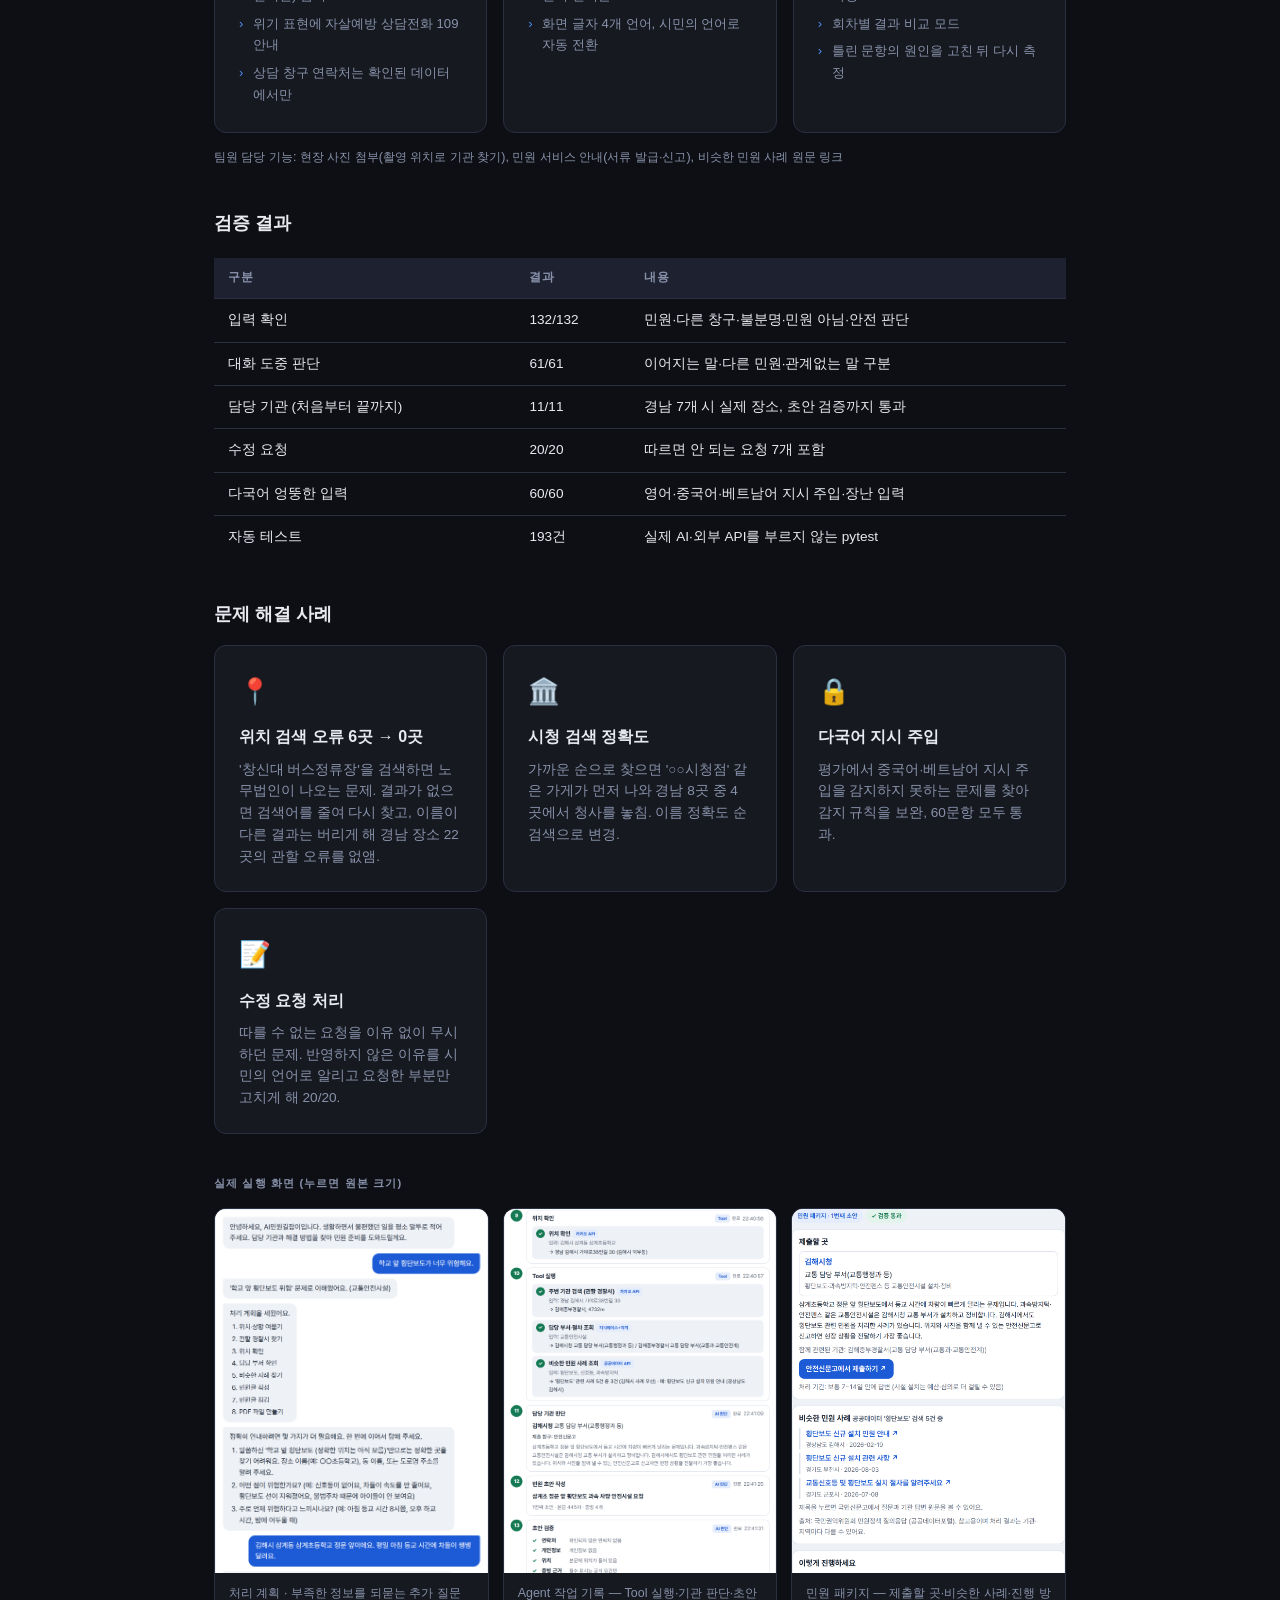
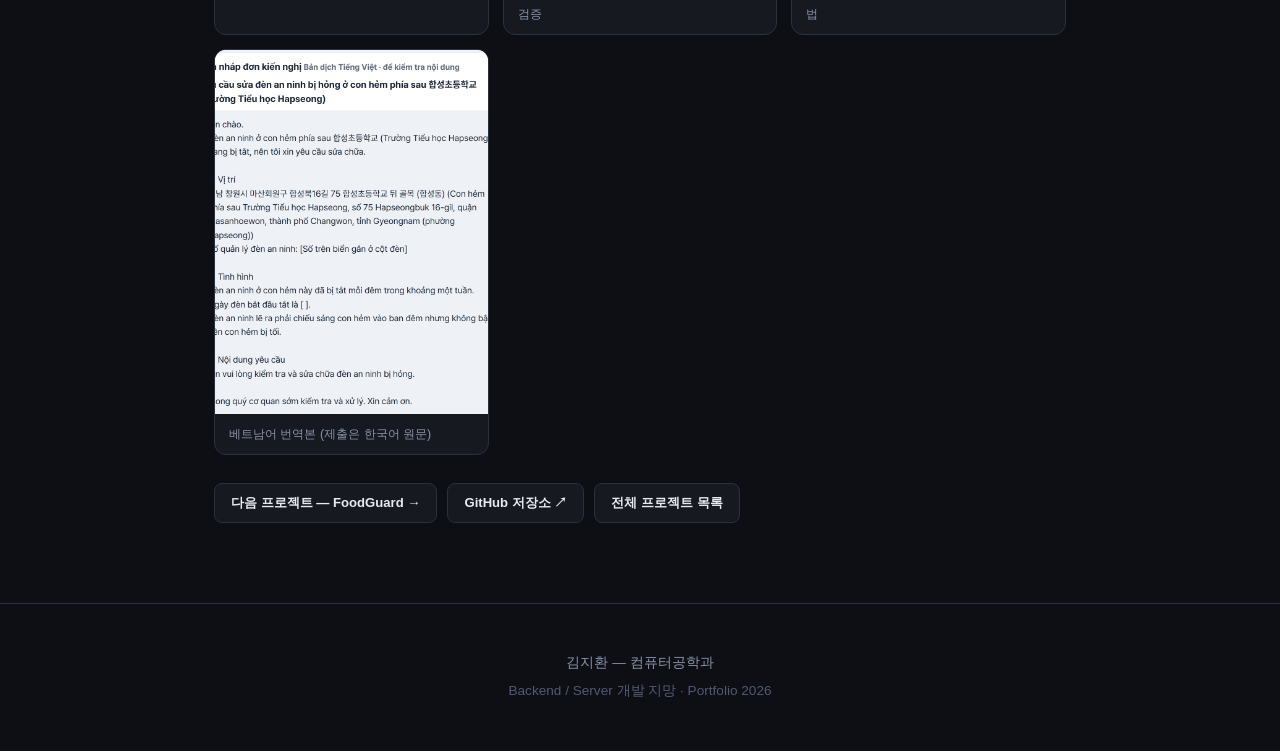
<file: minwon.html>
<!DOCTYPE html>
<html lang="ko">
<head>
<meta charset="UTF-8" />
<meta name="viewport" content="width=device-width, initial-scale=1.0" />
<title>AI민원길잡이 — 김지환 Portfolio</title>
<link rel="stylesheet" href="style.css">
</head>
<body>

<nav>
  <div class="nav-inner">
    <a class="nav-name" href="index.html" style="color:inherit;text-decoration:none">김지환</a>
    <div class="nav-links">
      <a href="minwon.html" style="color:var(--accent)">AI민원길잡이</a>
      <a href="foodguard.html">FoodGuard</a>
      <a href="ai-cctv.html">AI CCTV</a>
      <a href="iot.html">IoT 가습기</a>
      <a href="index.html#skills">Skills</a>
    </div>
  </div>
</nav>

<section class="page-head">
  <div class="container">
    <a class="back-link" href="index.html">← 포트폴리오로 돌아가기</a>
  </div>
</section>

<section id="minwon" style="padding-top:8px">
  <div class="container">
    <span class="divider-label">Project 01</span>
    <h2>AI민원길잡이 — 생활 불편을 민원으로 바꿔 주는 AI Agent</h2>
    <div class="project-card">
      <h3>평소 말투로 말하면 담당 기관과 민원 초안까지</h3>
      <p>
        시민이 생활 불편을 평소 말투로 입력하면 AI Agent가 문제를 분석하고, 부족한 정보를 되묻고, 관할 기관을 찾아 민원 초안을 작성·검증합니다.
        최종 민원은 시민이 확인하고 고친 뒤 직접 제출합니다.
        제4회 경남 AI·SW 경진대회 대학부 출품작 (2026.09.29 ~ 10.06, 2인 팀, 팀장·AI Agent 개발 담당).
      </p>
      <div class="tech-pills">
        <span class="pill be">Python</span><span class="pill be">FastAPI</span><span class="pill be">Pydantic</span>
        <span class="pill ai">LangGraph</span><span class="pill ai">Claude</span>
        <span class="pill db">카카오 로컬 API</span><span class="pill db">공공데이터포털 API</span>
        <span class="pill sys">pytest</span><span class="pill fe">React</span>
      </div>
    </div>

    <div class="arch-row">
      <div class="arch-card fe"><div class="arch-label">Frontend</div><div class="arch-name">React</div><div class="arch-stack">대화 · Agent 작업 기록<br>민원 패키지 카드</div></div>
      <div class="arch-card be"><div class="arch-label">Backend</div><div class="arch-name">FastAPI + LangGraph</div><div class="arch-stack">단계별 Agent 워크플로<br>단계별 결과 스트리밍</div></div>
      <div class="arch-card ai"><div class="arch-label">판단 엔진</div><div class="arch-name">Claude</div><div class="arch-stack">실패·시간 초과 시<br>규칙 엔진이 그 단계만 대신</div></div>
    </div>

    <h3 style="margin:40px 0 16px">Agent Workflow</h3>
    <div class="ai-flow">
      <div class="flow-steps">
        <div class="flow-step"><div class="flow-step-box">안전 점검<br><span style="font-size:.7rem;color:var(--muted)">개인정보·지시 주입</span></div></div>
        <div class="flow-arrow">→</div>
        <div class="flow-step"><div class="flow-step-box">문제 분석<br><span style="font-size:.7rem;color:var(--muted)">민원인지 판단</span></div></div>
        <div class="flow-arrow">→</div>
        <div class="flow-step"><div class="flow-step-box">처리 계획<br><span style="font-size:.7rem;color:var(--muted)">⇄ 추가 질문</span></div></div>
        <div class="flow-arrow">→</div>
        <div class="flow-step"><div class="flow-step-box">Tool 실행<br><span style="font-size:.7rem;color:var(--muted)">위치·관할 기관</span></div></div>
        <div class="flow-arrow">→</div>
        <div class="flow-step"><div class="flow-step-box">기관 판단<br><span style="font-size:.7rem;color:var(--muted)">제출 창구</span></div></div>
        <div class="flow-arrow">→</div>
        <div class="flow-step"><div class="flow-step-box">초안 작성<br><span style="font-size:.7rem;color:var(--muted)">⇄ 검증·재작성</span></div></div>
      </div>
    </div>

    <h3 style="margin:40px 0 16px">My Role — 팀장 · AI Agent 개발</h3>
    <div class="features-grid">
      <div class="feature-card">
        <div class="feature-icon">🧭</div><h3>설계 · Agent 골격</h3>
        <p>문제 정의와 Workflow 설계서를 쓰고 LangGraph로 단계별 Agent를 구현.</p>
        <ul><li>단계별 출력 구조 강제</li><li>정보가 부족하면 최대 2회 추가 질문</li><li>AI 실패 시 규칙 엔진으로 그 단계만 대체</li></ul>
      </div>
      <div class="feature-card">
        <div class="feature-icon">🗺️</div><h3>Tool 연결</h3>
        <p>카카오 로컬 API로 위치를 확인하고 관할 기관을 검색.</p>
        <ul><li>담당 부서·창구·절차 지식베이스</li><li>재시도·대체 경로</li><li>위치 후보가 여러 곳이면 시민이 선택</li></ul>
      </div>
      <div class="feature-card">
        <div class="feature-icon">✍️</div><h3>초안 작성 · 검증</h3>
        <p>담당 기관 판단 후 민원 초안을 쓰고, 문제가 있으면 다시 작성.</p>
        <ul><li>연락처·개인정보·위치·분량 규칙 검사 + AI 검토</li><li>근거 없는 '필수' 증빙은 '권장'으로 조정</li><li>수정 요청은 요청한 부분만 반영</li></ul>
      </div>
      <div class="feature-card">
        <div class="feature-icon">🛡️</div><h3>안전 장치</h3>
        <p>AI가 틀리면 안 되는 부분은 정해진 규칙으로 처리.</p>
        <ul><li>개인정보 가림, 지시 주입(프롬프트 인젝션) 감지</li><li>위기 표현에 자살예방 상담전화 109 안내</li><li>상담 창구 연락처는 확인된 데이터에서만</li></ul>
      </div>
      <div class="feature-card">
        <div class="feature-icon">🌏</div><h3>다국어</h3>
        <p>한국어·영어·중국어·베트남어로 대화와 안내를 제공.</p>
        <ul><li>민원 초안은 한국어 원문 + 시민의 언어 번역본</li><li>화면 글자 4개 언어, 시민의 언어로 자동 전환</li></ul>
      </div>
      <div class="feature-card">
        <div class="feature-icon">📏</div><h3>정확도 평가</h3>
        <p>정답을 붙인 평가 세트와 실행 스크립트를 직접 구축.</p>
        <ul><li>같은 평가를 3회 반복해 결과 흔들림 측정</li><li>회차별 결과 비교 모드</li><li>틀린 문항의 원인을 고친 뒤 다시 측정</li></ul>
      </div>
    </div>
    <p class="note" style="margin-top:14px">팀원 담당 기능: 현장 사진 첨부(촬영 위치로 기관 찾기), 민원 서비스 안내(서류 발급·신고), 비슷한 민원 사례 원문 링크</p>

    <h3 style="margin:40px 0 16px">검증 결과</h3>
    <table class="model-table">
      <thead><tr><th>구분</th><th>결과</th><th>내용</th></tr></thead>
      <tbody>
        <tr><td>입력 확인</td><td>132/132</td><td>민원·다른 창구·불분명·민원 아님·안전 판단</td></tr>
        <tr><td>대화 도중 판단</td><td>61/61</td><td>이어지는 말·다른 민원·관계없는 말 구분</td></tr>
        <tr><td>담당 기관 (처음부터 끝까지)</td><td>11/11</td><td>경남 7개 시 실제 장소, 초안 검증까지 통과</td></tr>
        <tr><td>수정 요청</td><td>20/20</td><td>따르면 안 되는 요청 7개 포함</td></tr>
        <tr><td>다국어 엉뚱한 입력</td><td>60/60</td><td>영어·중국어·베트남어 지시 주입·장난 입력</td></tr>
        <tr><td>자동 테스트</td><td>193건</td><td>실제 AI·외부 API를 부르지 않는 pytest</td></tr>
      </tbody>
    </table>

    <h3 style="margin:40px 0 16px">문제 해결 사례</h3>
    <div class="features-grid">
      <div class="feature-card">
        <div class="feature-icon">📍</div><h3>위치 검색 오류 6곳 → 0곳</h3>
        <p>'창신대 버스정류장'을 검색하면 노무법인이 나오는 문제. 결과가 없으면 검색어를 줄여 다시 찾고, 이름이 다른 결과는 버리게 해 경남 장소 22곳의 관할 오류를 없앰.</p>
      </div>
      <div class="feature-card">
        <div class="feature-icon">🏛️</div><h3>시청 검색 정확도</h3>
        <p>가까운 순으로 찾으면 '○○시청점' 같은 가게가 먼저 나와 경남 8곳 중 4곳에서 청사를 놓침. 이름 정확도 순 검색으로 변경.</p>
      </div>
      <div class="feature-card">
        <div class="feature-icon">🔒</div><h3>다국어 지시 주입</h3>
        <p>평가에서 중국어·베트남어 지시 주입을 감지하지 못하는 문제를 찾아 감지 규칙을 보완, 60문항 모두 통과.</p>
      </div>
      <div class="feature-card">
        <div class="feature-icon">📝</div><h3>수정 요청 처리</h3>
        <p>따를 수 없는 요청을 이유 없이 무시하던 문제. 반영하지 않은 이유를 시민의 언어로 알리고 요청한 부분만 고치게 해 20/20.</p>
      </div>
    </div>

    <div class="proof-label">실제 실행 화면 (누르면 원본 크기)</div>
    <div class="gallery-grid">
      <div class="gallery-item tall">
        <a href="assets/minwon/chat.png" target="_blank">
          <img src="assets/minwon/chat.png" alt="불편을 말하면 처리 계획을 세우고 위치와 상황을 되묻는 대화 화면" loading="lazy">
          <div class="cap">처리 계획 · 부족한 정보를 되묻는 추가 질문</div>
        </a>
      </div>
      <div class="gallery-item tall">
        <a href="assets/minwon/agent-log.png" target="_blank">
          <img src="assets/minwon/agent-log.png" alt="Agent 작업 기록: 위치 확인, Tool 실행, 담당 기관 판단, 초안 검증 단계" loading="lazy">
          <div class="cap">Agent 작업 기록 — Tool 실행·기관 판단·초안 검증</div>
        </a>
      </div>
      <div class="gallery-item tall">
        <a href="assets/minwon/package.png" target="_blank">
          <img src="assets/minwon/package.png" alt="민원 패키지: 제출할 곳, 비슷한 민원 사례, 진행 방법" loading="lazy">
          <div class="cap">민원 패키지 — 제출할 곳·비슷한 사례·진행 방법</div>
        </a>
      </div>
      <div class="gallery-item tall">
        <a href="assets/minwon/vietnamese.png" target="_blank">
          <img src="assets/minwon/vietnamese.png" alt="베트남어 시민을 위한 민원 초안 번역본" loading="lazy">
          <div class="cap">베트남어 번역본 (제출은 한국어 원문)</div>
        </a>
      </div>
    </div>

    <div class="page-nav-links">
      <a href="foodguard.html">다음 프로젝트 — FoodGuard →</a>
      <a href="https://github.com/JiHwan-2/minwon-agent" target="_blank">GitHub 저장소 ↗</a>
      <a href="index.html">전체 프로젝트 목록</a>
    </div>
  </div>
</section>

<footer>
  <div class="container">
    <p style="margin-bottom:6px">김지환 — 컴퓨터공학과</p>
    <p style="color:#525a72">Backend / Server 개발 지망 · Portfolio 2026</p>
  </div>
</footer>

</body>
</html>
</file>
<file: style.css>
:root {
    --bg: #0d0f14;
    --surface: #161920;
    --surface2: #1e2230;
    --border: #2a2f42;
    --accent: #4f8ef7;
    --accent2: #7c5cfc;
    --green: #34d399;
    --yellow: #fbbf24;
    --text: #e8eaf0;
    --muted: #8892aa;
    --radius: 12px;
  }
  * { box-sizing: border-box; margin: 0; padding: 0; }
  html { scroll-behavior: smooth; }
  body {
    background: var(--bg);
    color: var(--text);
    font-family: 'Segoe UI', 'Apple SD Gothic Neo', sans-serif;
    line-height: 1.65;
    -webkit-font-smoothing: antialiased;
  }
  .container { max-width: 900px; margin: 0 auto; padding: 0 24px; }
  section { padding: 80px 0; border-bottom: 1px solid var(--border); }
  section:last-child { border-bottom: none; }
  h2 {
    font-size: 1.1rem; font-weight: 600; letter-spacing: .12em;
    text-transform: uppercase; color: var(--accent); margin-bottom: 36px;
  }
  h3 { font-size: 1.15rem; font-weight: 600; margin-bottom: 8px; }

  /* NAV */
  nav {
    position: sticky; top: 0; z-index: 10;
    background: rgba(13,15,20,.85); backdrop-filter: blur(8px);
    border-bottom: 1px solid var(--border);
  }
  .nav-inner {
    max-width: 900px; margin: 0 auto; padding: 16px 24px;
    display: flex; justify-content: space-between; align-items: center;
    flex-wrap: wrap; gap: 12px;
  }
  .nav-name { font-weight: 800; }
  .nav-links { display: flex; gap: 20px; flex-wrap: wrap; }
  .nav-links a {
    color: var(--muted); text-decoration: none; font-size: .85rem; font-weight: 600;
  }
  .nav-links a:hover { color: var(--accent); }

  /* HERO */
  .hero { padding: 100px 0 80px; border-bottom: 1px solid var(--border); position: relative; overflow: hidden; }
  .hero::before {
    content: ''; position: absolute; top: -120px; right: -160px;
    width: 500px; height: 500px;
    background: radial-gradient(circle, rgba(79,142,247,.12) 0%, transparent 70%);
    pointer-events: none;
  }
  .badge {
    display: inline-block; font-size: .75rem; font-weight: 600; letter-spacing: .1em;
    text-transform: uppercase; color: var(--accent); background: rgba(79,142,247,.12);
    border: 1px solid rgba(79,142,247,.3); padding: 4px 12px; border-radius: 20px; margin-bottom: 20px;
  }
  .hero h1 {
    font-size: clamp(2.2rem, 6vw, 3.6rem); font-weight: 800; line-height: 1.15; margin-bottom: 16px;
    background: linear-gradient(135deg, #e8eaf0 30%, #8892aa);
    -webkit-background-clip: text; -webkit-text-fill-color: transparent; background-clip: text;
  }
  .hero-sub { font-size: 1.05rem; color: var(--muted); max-width: 560px; margin-bottom: 28px; }
  .hero-links { display: flex; gap: 12px; flex-wrap: wrap; margin-bottom: 36px; }
  .hero-links a {
    font-size: .85rem; font-weight: 600; color: var(--text); text-decoration: none;
    border: 1px solid var(--border); padding: 8px 16px; border-radius: 8px; background: var(--surface);
  }
  .hero-links a:hover { border-color: var(--accent); color: var(--accent); }
  .stats-row { display: flex; gap: 32px; flex-wrap: wrap; }
  .stat { display: flex; flex-direction: column; }
  .stat-value { font-size: 1.8rem; font-weight: 800; color: var(--text); line-height: 1.1; }
  .stat-value span { color: var(--accent); }
  .stat-label { font-size: .78rem; color: var(--muted); letter-spacing: .06em; text-transform: uppercase; margin-top: 4px; }

  /* PROJECT OVERVIEW CARDS */
  .overview-grid { display: grid; grid-template-columns: repeat(auto-fill, minmax(min(100%, 340px), 1fr)); gap: 16px; }
  .overview-card {
    background: var(--surface); border: 1px solid var(--border); border-radius: var(--radius);
    padding: 24px; text-decoration: none; color: inherit; display: block; transition: border-color .2s, transform .2s;
  }
  .overview-card:hover { border-color: var(--accent); transform: translateY(-2px); box-shadow: 0 8px 24px rgba(79,142,247,.15); }
  .overview-card .tag { font-size: .7rem; font-weight: 700; letter-spacing: .1em; text-transform: uppercase; color: var(--accent); margin-bottom: 10px; }
  .overview-card h3 { margin-bottom: 8px; }
  .overview-card p { font-size: .85rem; color: var(--muted); margin-bottom: 14px; }
  .overview-card .meta { font-size: .75rem; color: var(--muted); margin-bottom: 16px; }
  .overview-card .cta {
    display: flex; align-items: center; gap: 6px; font-size: .82rem; font-weight: 700; color: var(--accent);
    padding-top: 14px; border-top: 1px solid var(--border);
  }
  .overview-card .cta .arrow { transition: transform .2s; }
  .overview-card:hover .cta .arrow { transform: translateX(4px); }

  /* GENERIC */
  .project-card {
    background: var(--surface); border: 1px solid var(--border); border-radius: var(--radius);
    padding: 28px 32px; margin-bottom: 20px;
  }
  .project-card p { color: var(--muted); font-size: .95rem; margin-top: 8px; }
  .tech-pills { display: flex; flex-wrap: wrap; gap: 8px; margin-top: 16px; }
  .pill {
    font-size: .78rem; font-weight: 600; padding: 4px 10px; border-radius: 6px;
    background: var(--surface2); color: var(--muted); border: 1px solid var(--border);
  }
  .pill.fe { color: #61dafb; border-color: rgba(97,218,251,.25); background: rgba(97,218,251,.06); }
  .pill.be { color: #f89820; border-color: rgba(248,152,32,.25); background: rgba(248,152,32,.06); }
  .pill.ai { color: #a78bfa; border-color: rgba(167,139,250,.25); background: rgba(167,139,250,.06); }
  .pill.db { color: var(--green); border-color: rgba(52,211,153,.25); background: rgba(52,211,153,.06); }
  .pill.sys { color: #fb7185; border-color: rgba(251,113,133,.25); background: rgba(251,113,133,.06); }

  .features-grid { display: grid; grid-template-columns: repeat(auto-fill, minmax(260px, 1fr)); gap: 16px; }
  .feature-card {
    background: var(--surface); border: 1px solid var(--border); border-radius: var(--radius);
    padding: 24px; transition: border-color .2s, transform .2s;
  }
  .feature-card:hover { border-color: var(--accent); transform: translateY(-2px); }
  .feature-icon { font-size: 1.6rem; margin-bottom: 12px; }
  .feature-card h3 { font-size: 1rem; margin-bottom: 8px; }
  .feature-card p { font-size: .85rem; color: var(--muted); line-height: 1.6; }
  .feature-card ul { list-style: none; margin-top: 10px; }
  .feature-card ul li { font-size: .82rem; color: var(--muted); padding: 3px 0; padding-left: 14px; position: relative; }
  .feature-card ul li::before { content: '›'; position: absolute; left: 0; color: var(--accent); }

  .arch-row { display: grid; grid-template-columns: 1fr 1fr 1fr; gap: 16px; margin-bottom: 24px; }
  @media (max-width: 640px) {
    .arch-row { grid-template-columns: 1fr; }
    .stats-row { gap: 20px; }
    .nav-links { font-size: .8rem; }
  }
  .arch-card { background: var(--surface); border: 1px solid var(--border); border-radius: var(--radius); padding: 20px; text-align: center; }
  .arch-card .arch-label { font-size: .7rem; font-weight: 700; letter-spacing: .12em; text-transform: uppercase; color: var(--muted); margin-bottom: 8px; }
  .arch-card .arch-name { font-size: .95rem; font-weight: 700; margin-bottom: 10px; }
  .arch-card.fe .arch-name { color: #61dafb; }
  .arch-card.be .arch-name { color: #f89820; }
  .arch-card.ai .arch-name { color: #a78bfa; }
  .arch-card.sys .arch-name { color: #fb7185; }
  .arch-card .arch-stack { font-size: .78rem; color: var(--muted); line-height: 1.7; }

  .ai-flow { background: var(--surface); border: 1px solid var(--border); border-radius: var(--radius); padding: 28px 32px; margin-bottom: 20px; }
  .flow-steps { display: flex; align-items: flex-start; gap: 0; margin-top: 20px; flex-wrap: wrap; }
  .flow-step { flex: 1; min-width: 110px; text-align: center; }
  .flow-step-box { background: var(--surface2); border: 1px solid var(--border); border-radius: 8px; padding: 12px 8px; font-size: .78rem; color: var(--text); font-weight: 600; }
  .flow-arrow { display: flex; align-items: center; padding: 0 6px; color: var(--muted); font-size: 1.1rem; margin-top: 18px; }

  .model-table { width: 100%; border-collapse: collapse; margin-top: 20px; font-size: .85rem; }
  .model-table th { text-align: left; padding: 10px 14px; background: var(--surface2); color: var(--muted); font-size: .75rem; letter-spacing: .08em; text-transform: uppercase; border-bottom: 1px solid var(--border); }
  .model-table td { padding: 10px 14px; border-bottom: 1px solid var(--border); color: var(--text); }
  .model-table tr:last-child td { border-bottom: none; }
  .conf-bar { display: inline-block; height: 6px; border-radius: 3px; vertical-align: middle; margin-right: 8px; }

  .contrib-row { display: grid; grid-template-columns: repeat(auto-fill, minmax(180px, 1fr)); gap: 16px; margin-top: 8px; }
  .contrib-card { background: var(--surface); border: 1px solid var(--border); border-radius: var(--radius); padding: 20px; text-align: center; }
  .contrib-num { font-size: 2rem; font-weight: 800; color: var(--accent); }
  .contrib-desc { font-size: .8rem; color: var(--muted); margin-top: 4px; }

  .contribution-bar { background: var(--surface2); border: 1px solid var(--border); border-radius: var(--radius); padding: 24px 28px; margin-top: 20px; }
  .bar-label { display: flex; justify-content: space-between; font-size: .82rem; color: var(--muted); margin-bottom: 8px; }
  .bar-label strong { color: var(--text); }
  .bar-track { height: 8px; background: var(--surface); border-radius: 4px; margin-bottom: 14px; overflow: hidden; }
  .bar-fill { height: 100%; border-radius: 4px; background: linear-gradient(90deg, var(--accent), var(--accent2)); }
  .note { font-size: .78rem; color: var(--muted); margin-top: 8px; }

  .reflection-card { background: var(--surface); border: 1px solid var(--border); border-radius: var(--radius); padding: 24px; margin-top: 20px; }
  .reflection-card .who { font-size: .8rem; font-weight: 700; color: var(--accent); margin-bottom: 6px; }
  .reflection-card p { font-size: .88rem; color: var(--muted); }

  /* ── PROOF GALLERY ── */
  .proof-label {
    font-size: .7rem; font-weight: 700; letter-spacing: .1em; text-transform: uppercase;
    color: var(--muted); margin: 40px 0 16px;
  }
  .gallery-grid { display: grid; grid-template-columns: repeat(auto-fill, minmax(220px, 1fr)); gap: 14px; }
  .gallery-item {
    background: var(--surface); border: 1px solid var(--border); border-radius: var(--radius);
    overflow: hidden;
  }
  .gallery-item img { width: 100%; display: block; aspect-ratio: 4/3; object-fit: cover; background: #000; }
  .gallery-item .cap { padding: 10px 14px; font-size: .78rem; color: var(--muted); }
  .gallery-item a { display: block; color: inherit; text-decoration: none; }
  .gallery-item.tall img { aspect-ratio: 3/4; object-position: top; background: #fff; }
  .gallery-item a:hover .cap { color: var(--accent); }
  .video-grid { display: grid; grid-template-columns: repeat(auto-fill, minmax(300px, 1fr)); gap: 16px; }
  .video-item {
    background: var(--surface); border: 1px solid var(--border); border-radius: var(--radius); padding: 14px;
  }
  .video-item video { width: 100%; border-radius: 8px; display: block; background: #000; }
  .video-item .cap { padding: 10px 2px 0; font-size: .82rem; color: var(--text); font-weight: 600; }

  .skills-grid { display: grid; grid-template-columns: repeat(auto-fill, minmax(220px, 1fr)); gap: 16px; }
  .skill-group { background: var(--surface); border: 1px solid var(--border); border-radius: var(--radius); padding: 20px 24px; }
  .skill-group-title { font-size: .78rem; font-weight: 700; letter-spacing: .1em; text-transform: uppercase; color: var(--muted); margin-bottom: 14px; }
  .skill-list { list-style: none; }
  .skill-list li { font-size: .88rem; color: var(--text); padding: 5px 0; border-bottom: 1px solid var(--border); display: flex; align-items: center; gap: 8px; }
  .skill-list li:last-child { border-bottom: none; }
  .skill-dot { width: 6px; height: 6px; border-radius: 50%; flex-shrink: 0; }

  .divider-label {
    display: inline-block; font-size: .7rem; font-weight: 700; letter-spacing: .1em; text-transform: uppercase;
    color: var(--bg); background: var(--accent); padding: 4px 12px; border-radius: 20px; margin-bottom: 16px;
  }

  footer { padding: 48px 0; text-align: center; color: var(--muted); font-size: .85rem; }

  /* ── DETAIL PAGE HEADER ── */
  .page-head { padding: 56px 0 8px; }
  .back-link {
    display: inline-flex; align-items: center; gap: 6px; font-size: .82rem; font-weight: 600;
    color: var(--muted); text-decoration: none; margin-bottom: 24px;
  }
  .back-link:hover { color: var(--accent); }
  .page-nav-links { display: flex; gap: 10px; flex-wrap: wrap; margin-top: 28px; }
  .page-nav-links a {
    font-size: .82rem; font-weight: 600; color: var(--text); text-decoration: none;
    border: 1px solid var(--border); padding: 8px 16px; border-radius: 8px; background: var(--surface);
  }
  .page-nav-links a:hover { border-color: var(--accent); color: var(--accent); }
  .page-nav-links a.active { border-color: var(--accent); color: var(--accent); }
</file>
